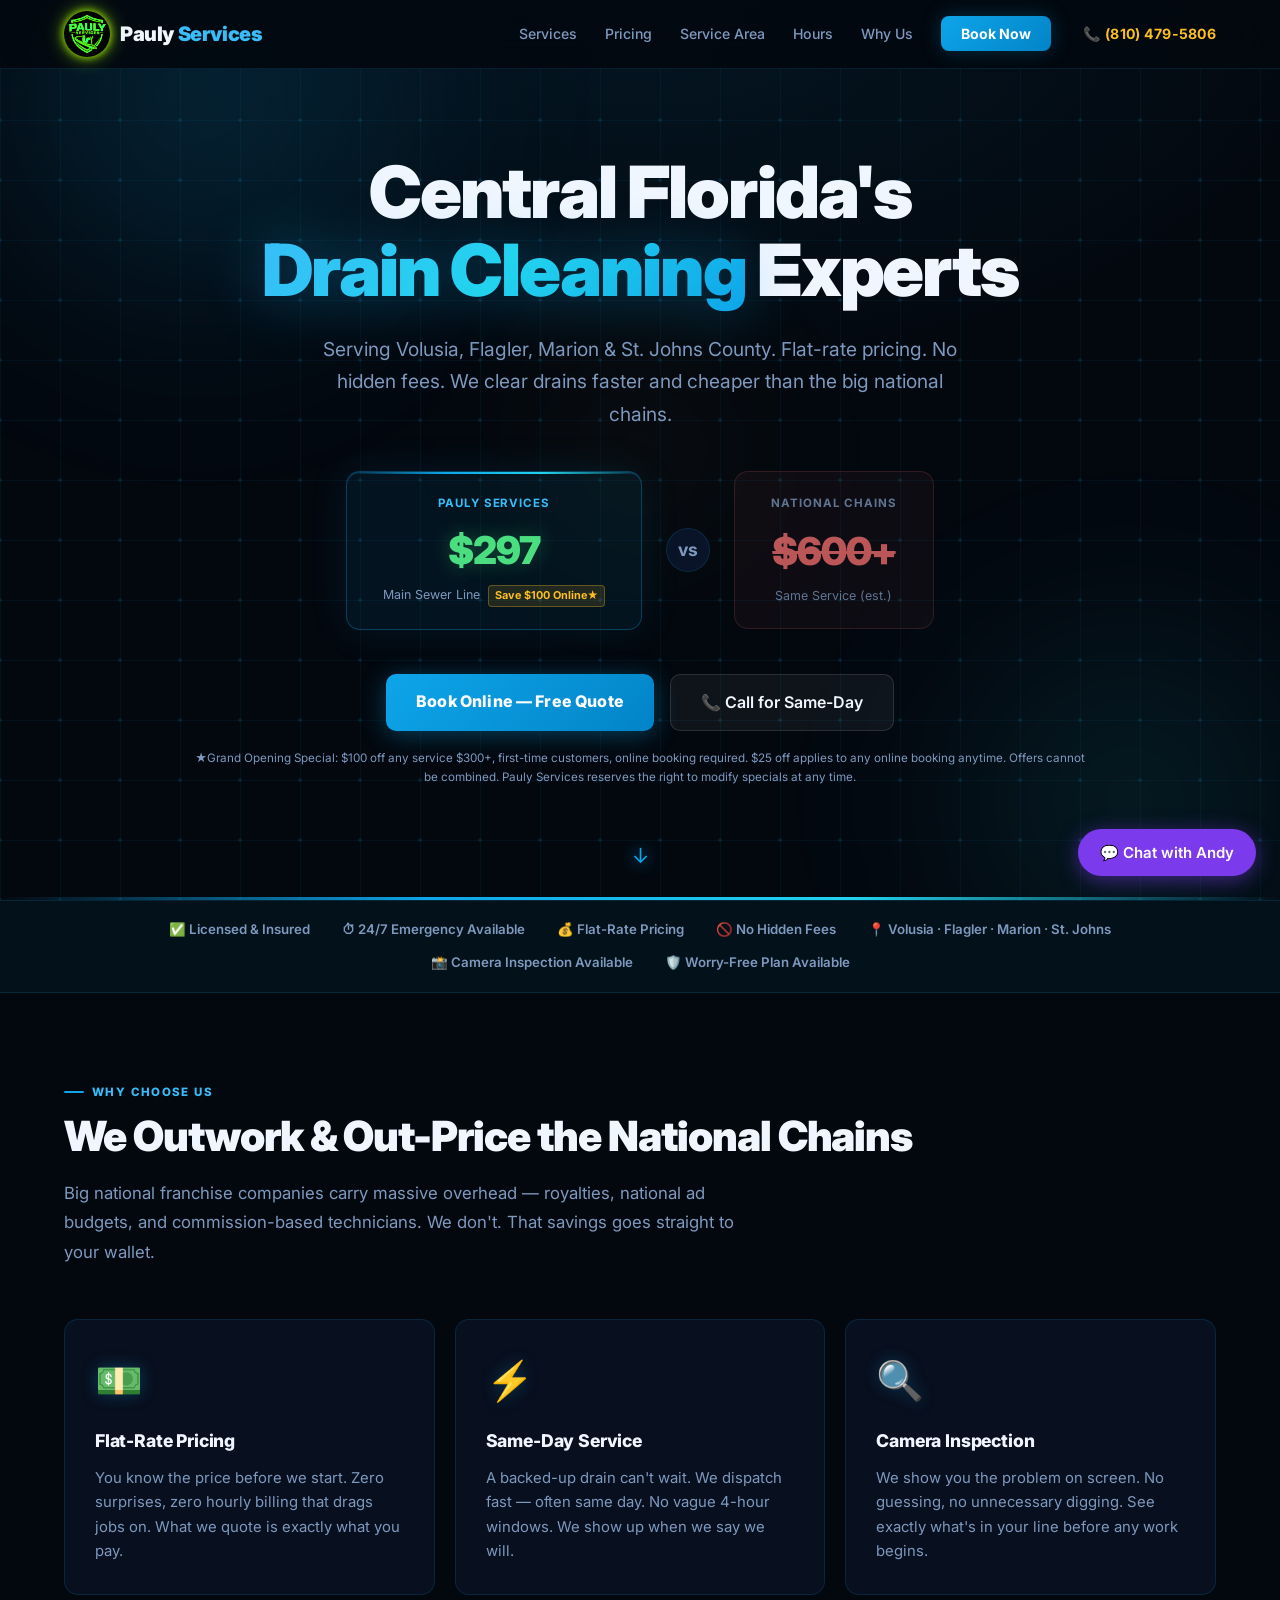
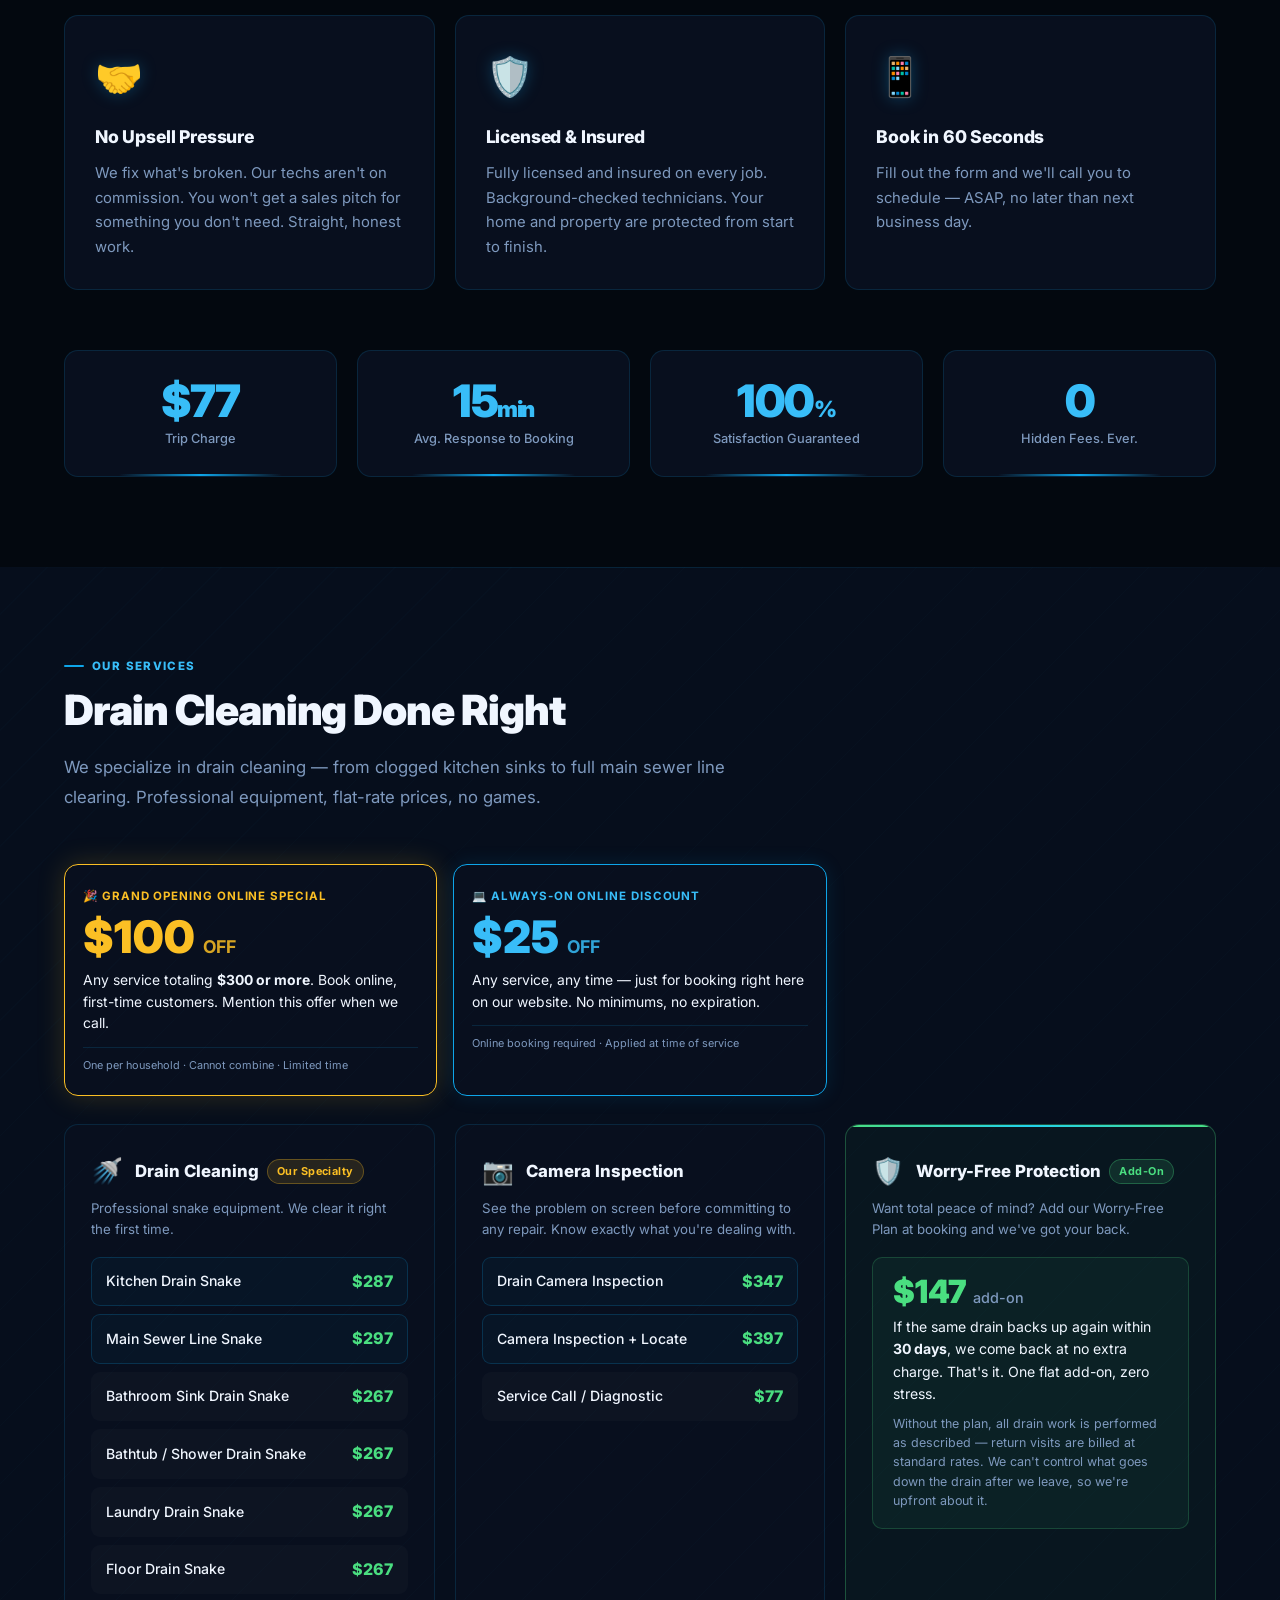
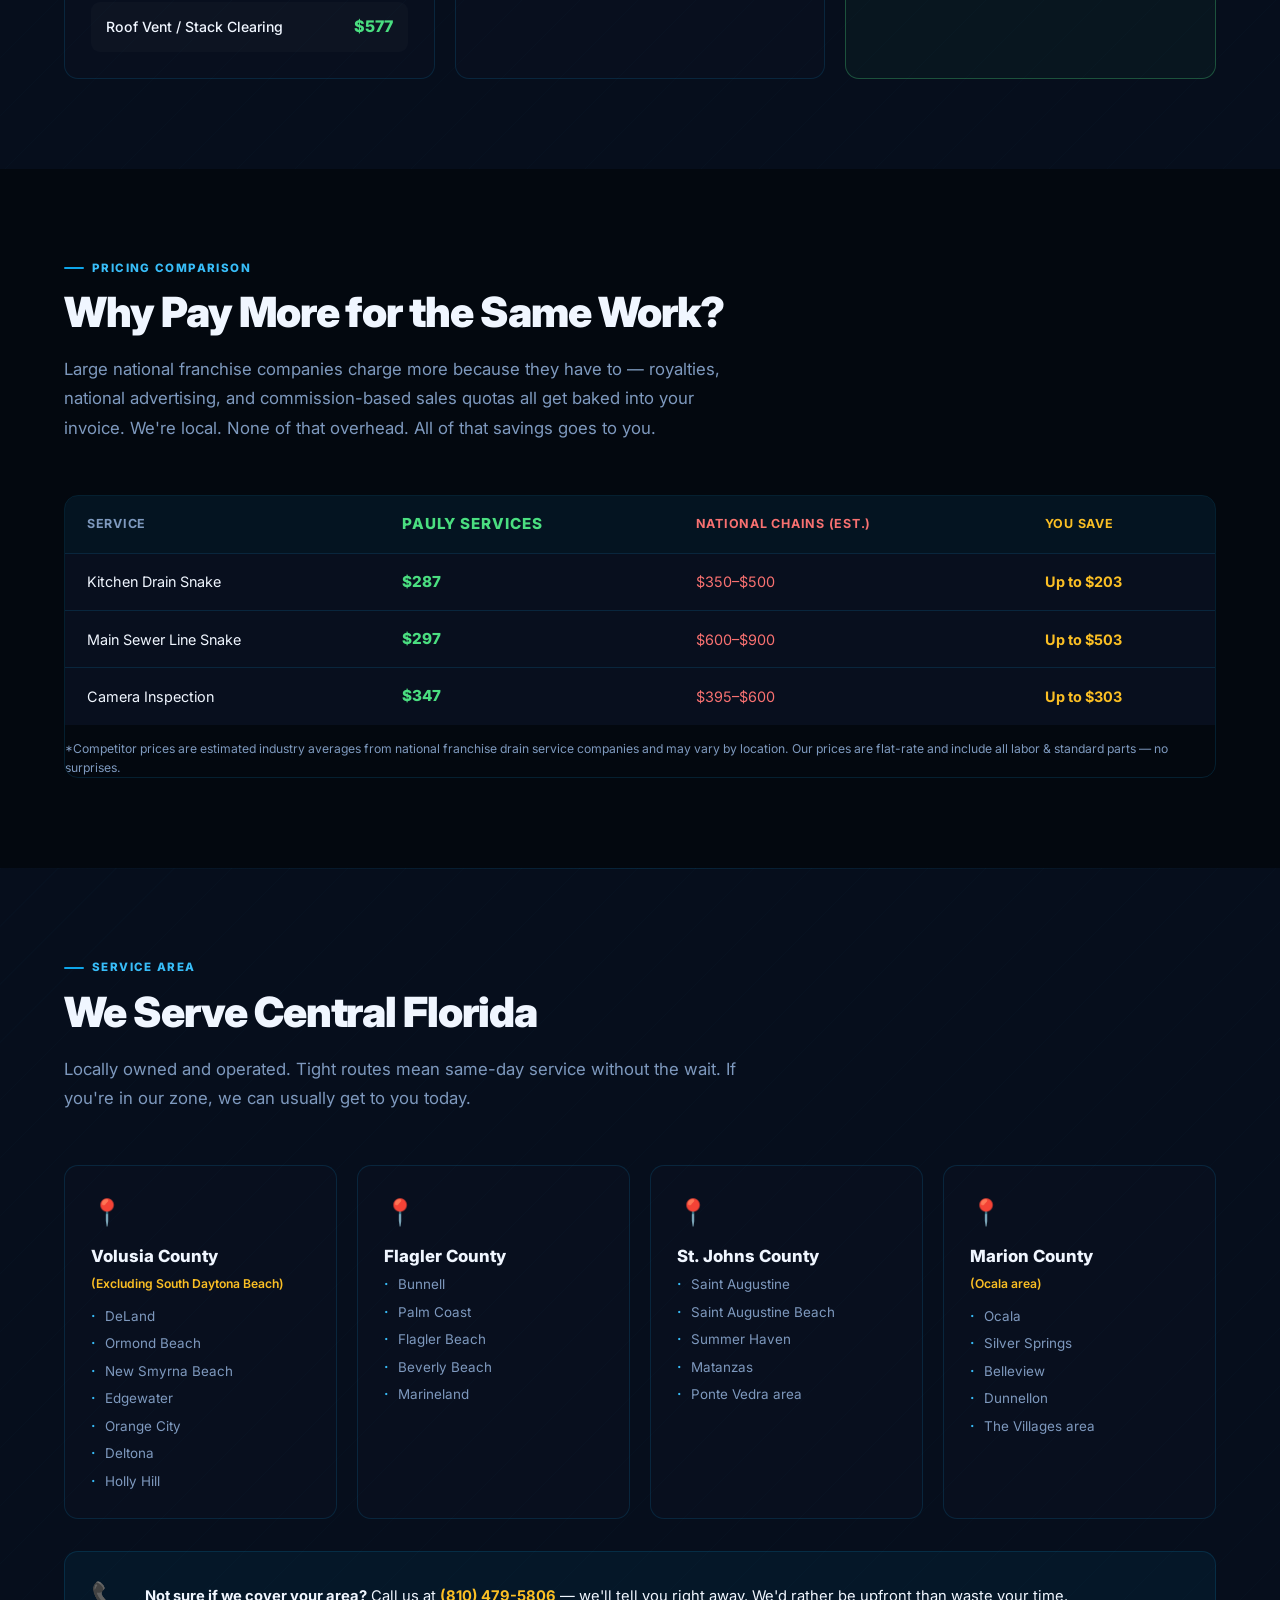
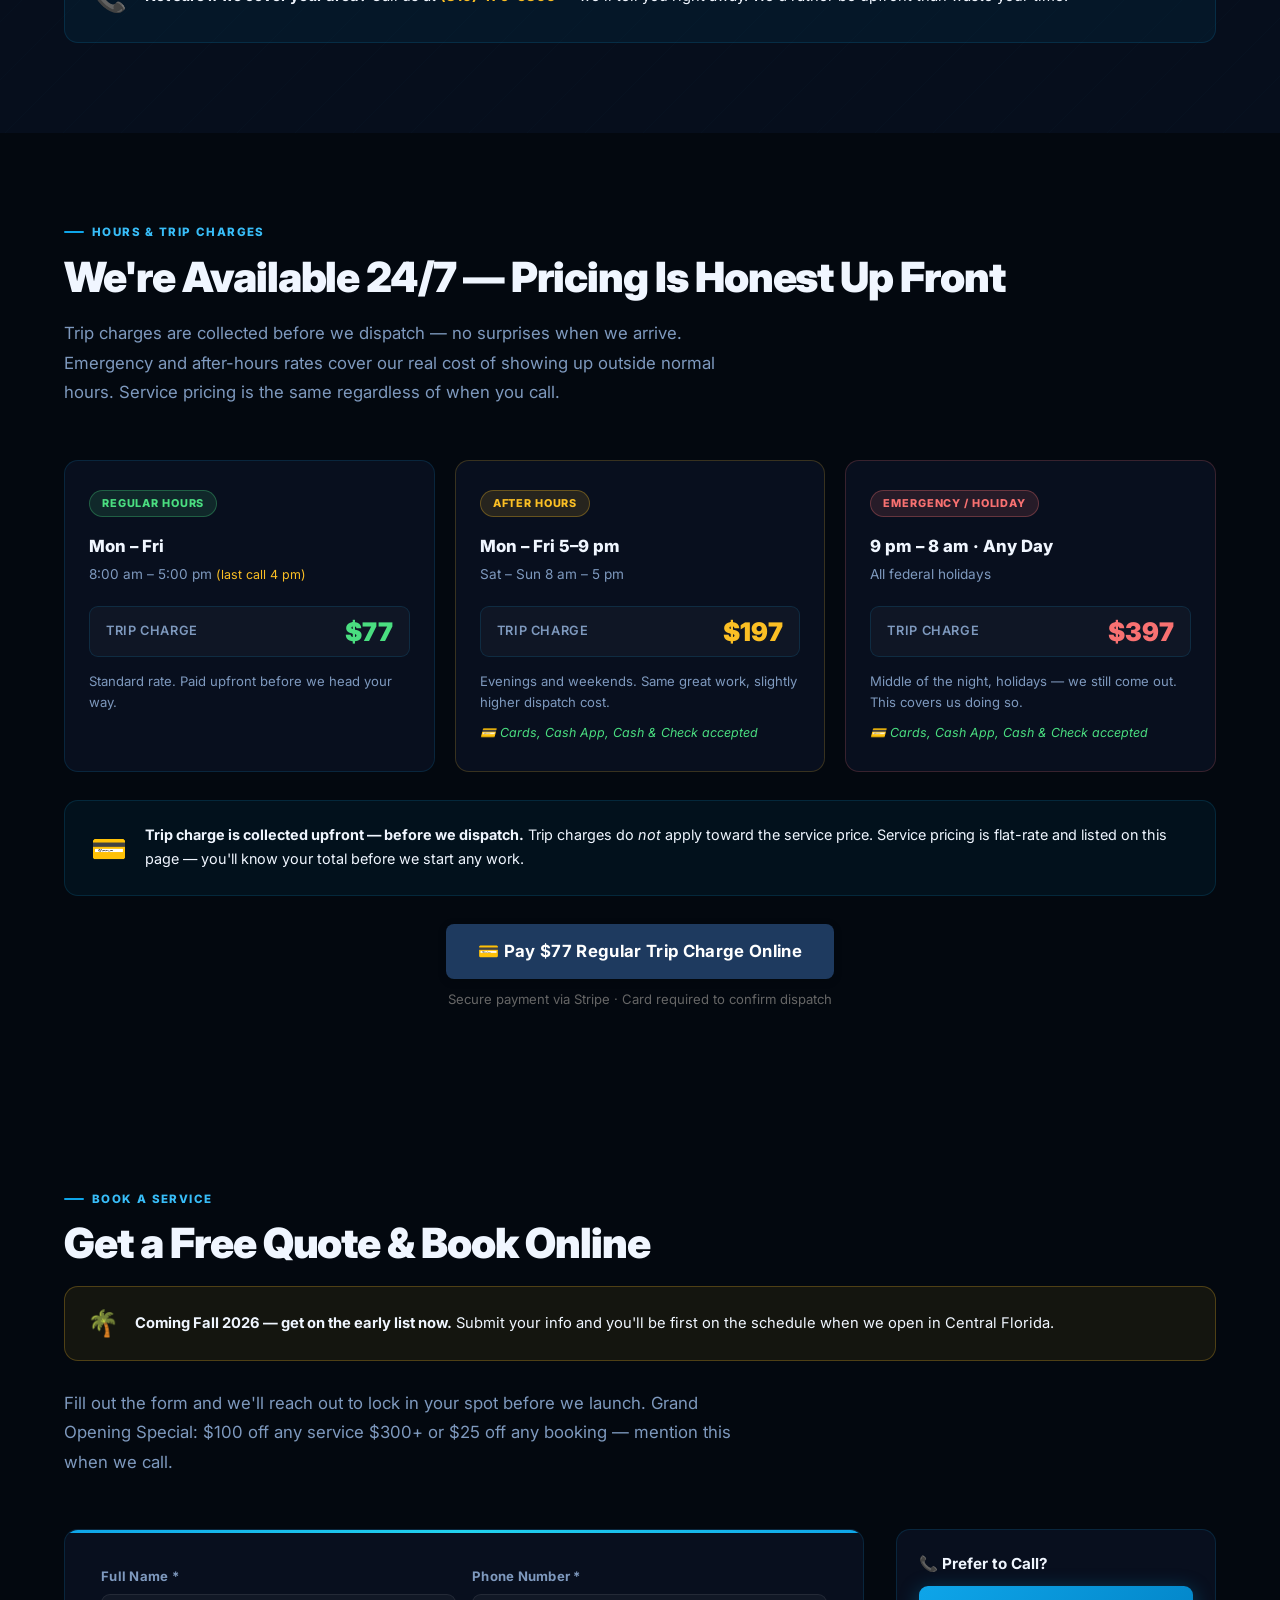
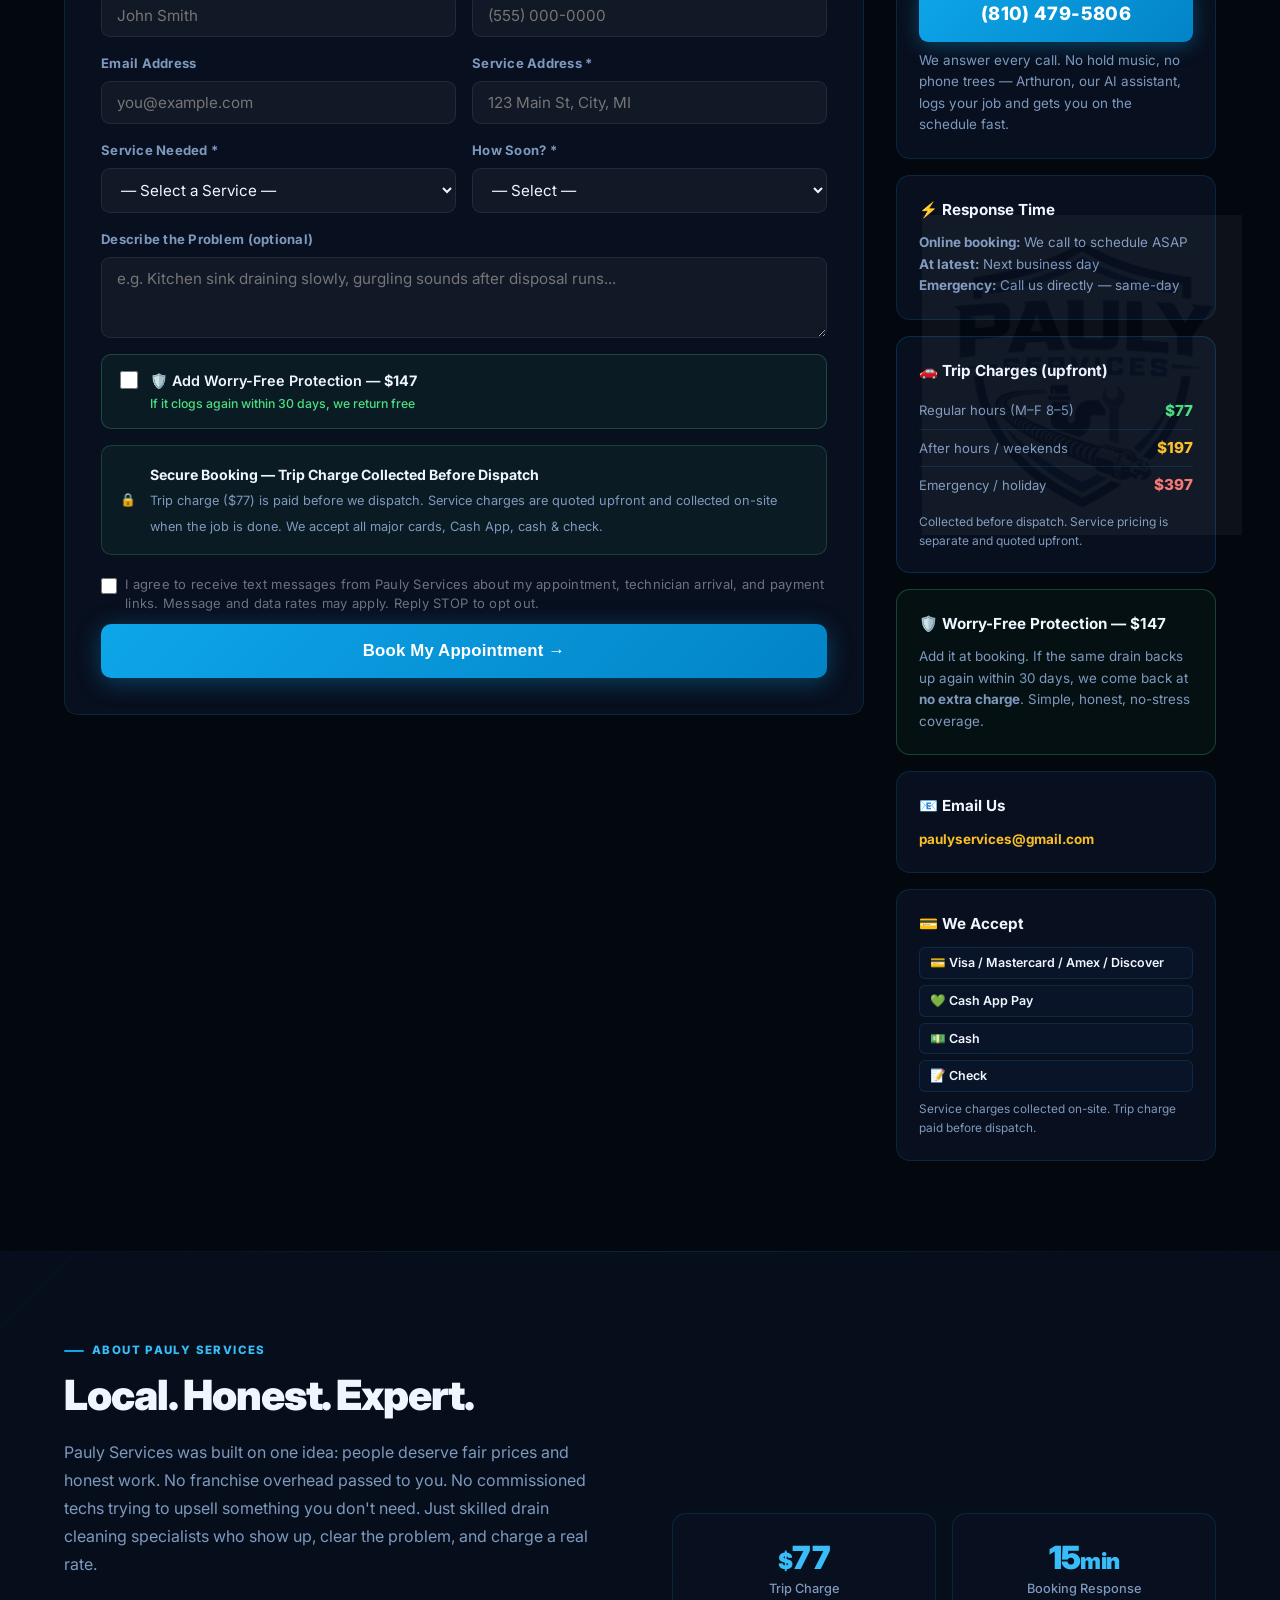
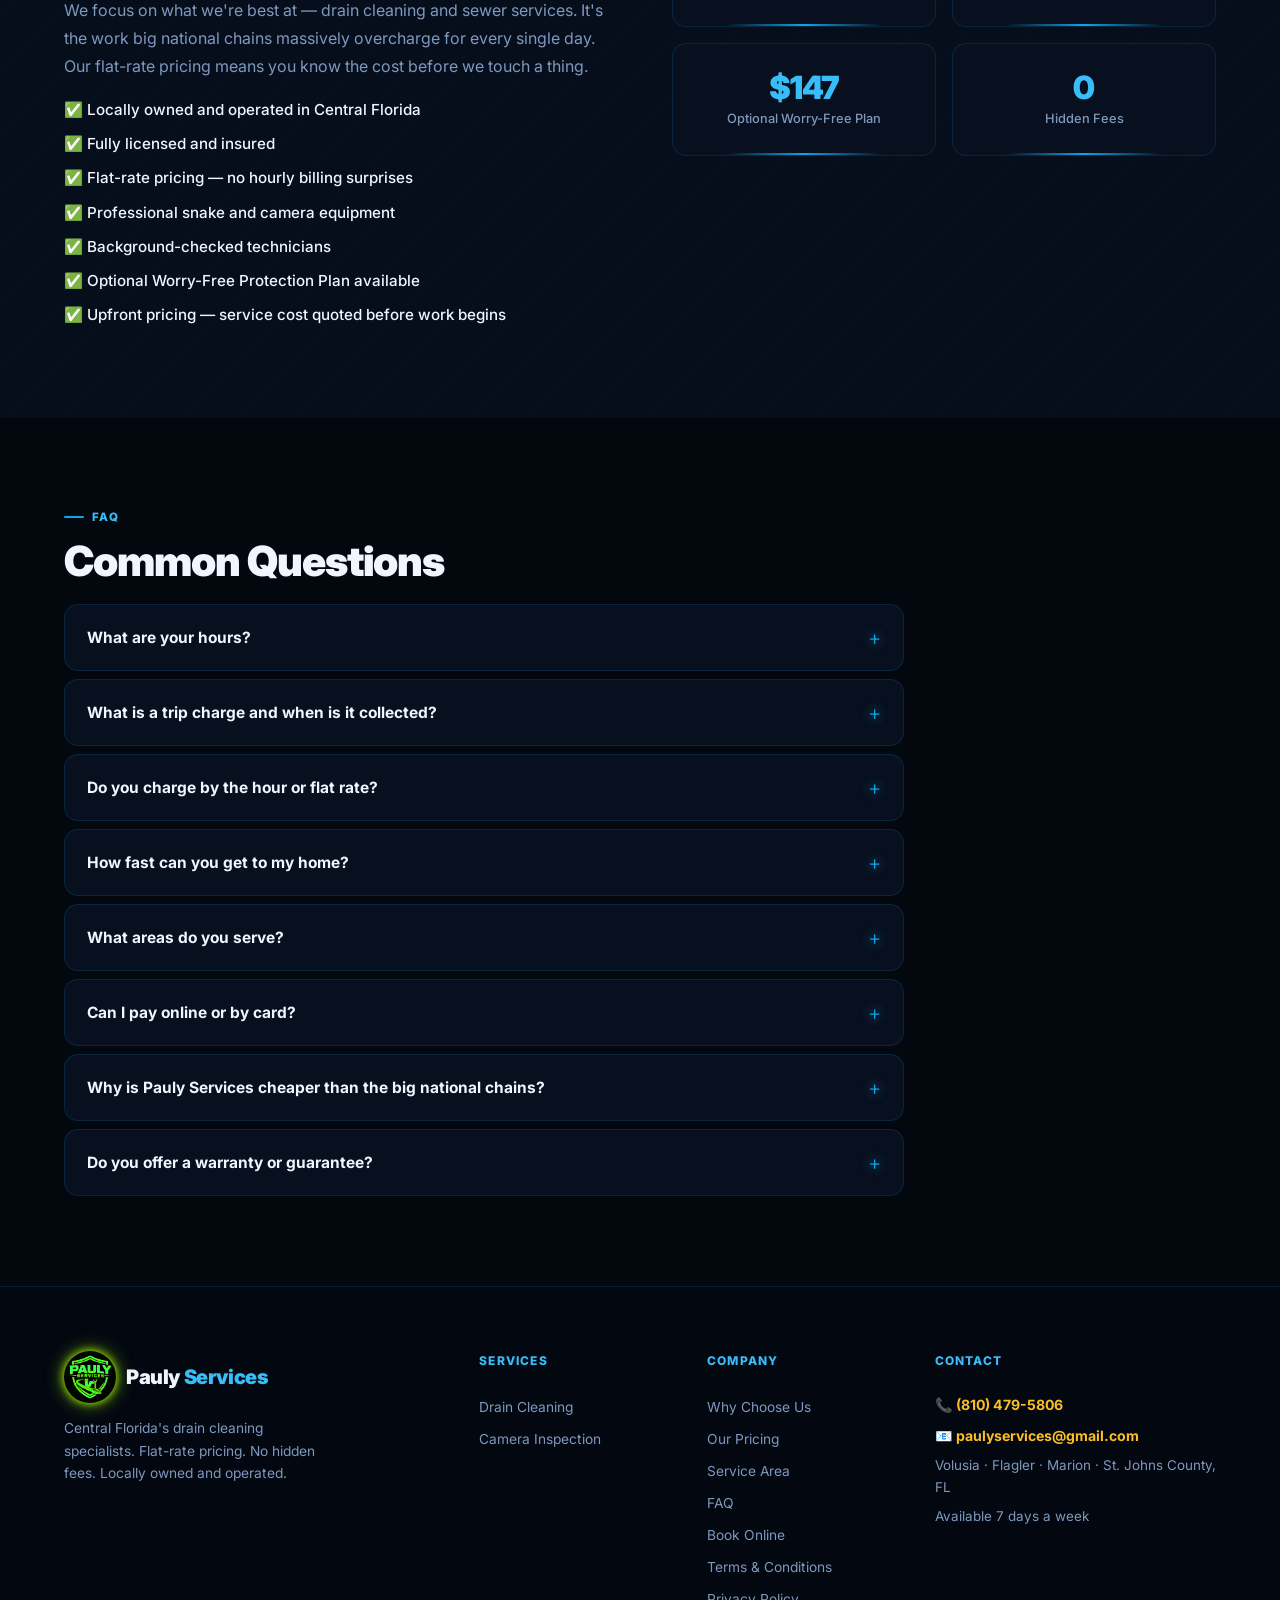
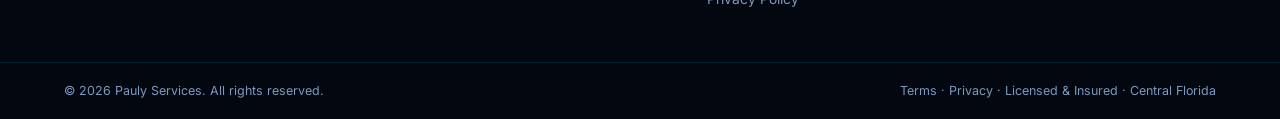
<file: index.html>
<!DOCTYPE html>
<html lang="en">
<head>
  <meta charset="UTF-8" />
  <meta name="viewport" content="width=device-width, initial-scale=1.0" />
  <title>Pauly Services | Drain Cleaning Specialists — Volusia &amp; Flagler County FL</title>
  <meta name="description" content="Pauly Services — Central Florida's drain cleaning specialists. Serving Volusia, Flagler, Marion &amp; St. Johns County. Flat-rate pricing. No hidden fees. Same-day available." />
  <link rel="preconnect" href="https://fonts.googleapis.com" />
  <link href="https://fonts.googleapis.com/css2?family=Inter:wght@400;500;600;700;800;900&display=swap" rel="stylesheet" />
  <link rel="stylesheet" href="css/style.css" />
</head>
<body>

<!-- ===== NAV ===== -->
<nav class="nav" id="nav">
  <div class="nav-inner">
    <div class="logo">
      <span class="logo-img-wrap">
        <img src="pauly-logo.png" alt="Pauly Services" class="logo-img" />
      </span>
      <span class="logo-text">Pauly <span class="logo-accent">Services</span></span>
    </div>
    <ul class="nav-links">
      <li><a href="#services">Services</a></li>
      <li><a href="#pricing">Pricing</a></li>
      <li><a href="#service-area">Service Area</a></li>
      <li><a href="#hours">Hours</a></li>
      <li><a href="#why-us">Why Us</a></li>
      <li><a href="#booking" class="nav-cta">Book Now</a></li>
    </ul>
    <a href="tel:+18104795806" class="nav-phone">📞 (810) 479-5806</a>
    <button class="hamburger" id="hamburger" aria-label="Menu">&#9776;</button>
  </div>
  <div class="mobile-menu" id="mobile-menu">
    <a href="#services">Services</a>
    <a href="#pricing">Pricing</a>
    <a href="#service-area">Service Area</a>
    <a href="#hours">Hours</a>
    <a href="#why-us">Why Us</a>
    <a href="#booking">Book Now</a>
    <a href="tel:+18104795806" class="mobile-phone">📞 (810) 479-5806</a>
  </div>
</nav>

<!-- ===== HERO ===== -->
<section class="hero" id="home">
  <div class="hero-bg"></div>
  <div class="hero-orb hero-orb-1"></div>
  <div class="hero-orb hero-orb-2"></div>
  <div class="hero-orb hero-orb-3"></div>
  <div class="hero-grid"></div>

  <div class="container hero-content">
    <div class="bubbles" aria-hidden="true">
      <span class="bub bub-1"></span><span class="bub bub-2"></span><span class="bub bub-3"></span>
      <span class="bub bub-4"></span><span class="bub bub-5"></span><span class="bub bub-6"></span>
      <span class="bub bub-7"></span><span class="bub bub-8"></span>
    </div>
    <h1>Central Florida's<br /><span class="gradient-text">Drain Cleaning</span> Experts</h1>
    <p class="hero-sub">Serving Volusia, Flagler, Marion &amp; St. Johns County. Flat-rate pricing. No hidden fees. We clear drains faster and cheaper than the big national chains.</p>

    <div class="hero-compare">
      <div class="compare-card ours">
        <div class="compare-label">Pauly Services</div>
        <div class="compare-price" data-pb-name="Main Sewer Line Snake">$297</div>
        <div class="compare-service">Main Sewer Line <span class="compare-special-badge">Save $100 Online★</span></div>
      </div>
      <div class="compare-vs">vs</div>
      <div class="compare-card theirs">
        <div class="compare-label">National Chains</div>
        <div class="compare-price">$600+</div>
        <div class="compare-service">Same Service (est.)</div>
      </div>
    </div>

    <div class="hero-actions">
      <a href="#booking" class="btn-primary">Book Online — Free Quote</a>
      <a href="tel:+18104795806" class="btn-secondary">📞 Call for Same-Day</a>
    </div>
    <p class="hero-note">★Grand Opening Special: $100 off any service $300+, first-time customers, online booking required. $25 off applies to any online booking anytime. Offers cannot be combined. Pauly Services reserves the right to modify specials at any time.</p>
  </div>
  <div class="hero-scroll">↓</div>
  <div class="pipe-line"></div>
</section>

<!-- ===== TRUST BAR ===== -->
<div class="trust-bar">
  <div class="container trust-inner">
    <div class="trust-item">✅ Licensed &amp; Insured</div>
    <div class="trust-item">⏱ 24/7 Emergency Available</div>
    <div class="trust-item">💰 Flat-Rate Pricing</div>
    <div class="trust-item">🚫 No Hidden Fees</div>
    <div class="trust-item">📍 Volusia · Flagler · Marion · St. Johns</div>
    <div class="trust-item">📸 Camera Inspection Available</div>
    <div class="trust-item">🛡️ Worry-Free Plan Available</div>
  </div>
</div>

<!-- ===== WHY US ===== -->
<section class="section" id="why-us">
  <div class="container">
    <div class="section-label">Why Choose Us</div>
    <h2 class="section-title">We Outwork &amp; Out-Price the National Chains</h2>
    <p class="section-sub">Big national franchise companies carry massive overhead — royalties, national ad budgets, and commission-based technicians. We don't. That savings goes straight to your wallet.</p>
    <div class="cards-grid">
      <div class="card">
        <div class="card-icon">💵</div>
        <h3>Flat-Rate Pricing</h3>
        <p>You know the price before we start. Zero surprises, zero hourly billing that drags jobs on. What we quote is exactly what you pay.</p>
      </div>
      <div class="card">
        <div class="card-icon">⚡</div>
        <h3>Same-Day Service</h3>
        <p>A backed-up drain can't wait. We dispatch fast — often same day. No vague 4-hour windows. We show up when we say we will.</p>
      </div>
      <div class="card">
        <div class="card-icon">🔍</div>
        <h3>Camera Inspection</h3>
        <p>We show you the problem on screen. No guessing, no unnecessary digging. See exactly what's in your line before any work begins.</p>
      </div>
      <div class="card">
        <div class="card-icon">🤝</div>
        <h3>No Upsell Pressure</h3>
        <p>We fix what's broken. Our techs aren't on commission. You won't get a sales pitch for something you don't need. Straight, honest work.</p>
      </div>
      <div class="card">
        <div class="card-icon">🛡️</div>
        <h3>Licensed &amp; Insured</h3>
        <p>Fully licensed and insured on every job. Background-checked technicians. Your home and property are protected from start to finish.</p>
      </div>
      <div class="card">
        <div class="card-icon">📱</div>
        <h3>Book in 60 Seconds</h3>
        <p>Fill out the form and we'll call you to schedule — ASAP, no later than next business day.</p>
      </div>
    </div>

    <div class="stats-row">
      <div class="stat-box">
        <div class="stat-num" data-target="77" data-pb-name="Service Call / Diagnostic"><span class="unit">$</span><span class="count">77</span></div>
        <div class="stat-label">Trip Charge</div>
      </div>
      <div class="stat-box">
        <div class="stat-num"><span class="count" data-target="15">0</span><span class="unit">min</span></div>
        <div class="stat-label">Avg. Response to Booking</div>
      </div>
      <div class="stat-box">
        <div class="stat-num"><span class="count" data-target="100">0</span><span class="unit">%</span></div>
        <div class="stat-label">Satisfaction Guaranteed</div>
      </div>
      <div class="stat-box">
        <div class="stat-num"><span class="count" data-target="0">0</span></div>
        <div class="stat-label">Hidden Fees. Ever.</div>
      </div>
    </div>
  </div>
</section>

<!-- ===== SERVICES ===== -->
<section class="section section-dark" id="services">
  <div class="container">
    <div class="section-label">Our Services</div>
    <h2 class="section-title">Drain Cleaning Done Right</h2>
    <p class="section-sub">We specialize in drain cleaning — from clogged kitchen sinks to full main sewer line clearing. Professional equipment, flat-rate prices, no games.</p>

    <!-- Specials Grid -->
    <div class="specials-grid">
      <div class="special-card grand-opening">
        <div class="special-eyebrow">🎉 Grand Opening Online Special</div>
        <div class="special-amount">$100 <span class="special-off">OFF</span></div>
        <p class="special-desc">Any service totaling <strong>$300 or more</strong>. Book online, first-time customers. Mention this offer when we call.</p>
        <div class="special-fine">One per household · Cannot combine · Limited time</div>
      </div>
      <div class="special-card always-on">
        <div class="special-eyebrow">💻 Always-On Online Discount</div>
        <div class="special-amount">$25 <span class="special-off">OFF</span></div>
        <p class="special-desc">Any service, any time — just for booking right here on our website. No minimums, no expiration.</p>
        <div class="special-fine">Online booking required · Applied at time of service</div>
      </div>
    </div>

    <div class="service-categories">

      <!-- DRAIN CLEANING — FEATURED -->
      <div class="service-cat">
        <div class="cat-header">
          <span class="cat-icon">🚿</span>
          <h3>Drain Cleaning <span class="cat-badge">Our Specialty</span></h3>
        </div>
        <p class="cat-desc">Professional snake equipment. We clear it right the first time.</p>
        <div class="service-list">
          <div class="service-item featured">
            <span class="service-name">Kitchen Drain Snake</span>
            <span class="service-price" data-pb-name="Kitchen Drain Snake">$287</span>
          </div>
          <div class="service-item featured">
            <span class="service-name">Main Sewer Line Snake</span>
            <span class="service-price" data-pb-name="Main Sewer Line Snake">$297</span>
          </div>
          <div class="service-item">
            <span class="service-name">Bathroom Sink Drain Snake</span>
            <span class="service-price" data-pb-name="Bathroom Sink Drain Snake">$267</span>
          </div>
          <div class="service-item">
            <span class="service-name">Bathtub / Shower Drain Snake</span>
            <span class="service-price" data-pb-name="Bathtub / Shower Drain Snake">$267</span>
          </div>
          <div class="service-item">
            <span class="service-name">Laundry Drain Snake</span>
            <span class="service-price" data-pb-name="Laundry Drain Snake">$267</span>
          </div>
          <div class="service-item">
            <span class="service-name">Floor Drain Snake</span>
            <span class="service-price" data-pb-name="Floor Drain Snake">$267</span>
          </div>
          <div class="service-item">
            <span class="service-name">Roof Vent / Stack Clearing</span>
            <span class="service-price" data-pb-name="Roof Vent / Stack Clearing">$577</span>
          </div>
        </div>
      </div>

      <!-- CAMERA -->
      <div class="service-cat">
        <div class="cat-header">
          <span class="cat-icon">📷</span>
          <h3>Camera Inspection</h3>
        </div>
        <p class="cat-desc">See the problem on screen before committing to any repair. Know exactly what you're dealing with.</p>
        <div class="service-list">
          <div class="service-item featured">
            <span class="service-name">Drain Camera Inspection</span>
            <span class="service-price" data-pb-name="Drain Camera Inspection">$347</span>
          </div>
          <div class="service-item featured">
            <span class="service-name">Camera Inspection + Locate</span>
            <span class="service-price" data-pb-name="Camera Inspection + Locate">$397</span>
          </div>
          <div class="service-item">
            <span class="service-name">Service Call / Diagnostic</span>
            <span class="service-price" data-pb-name="Service Call / Diagnostic">$77</span>
          </div>
        </div>
      </div>

      <!-- WORRY-FREE ADD-ON -->
      <div class="service-cat worry-free-cat">
        <div class="cat-header">
          <span class="cat-icon">🛡️</span>
          <h3>Worry-Free Protection <span class="cat-badge special">Add-On</span></h3>
        </div>
        <p class="cat-desc">Want total peace of mind? Add our Worry-Free Plan at booking and we've got your back.</p>
        <div class="worry-free-box">
          <div class="wf-price">$147 <span class="wf-per">add-on</span></div>
          <p class="wf-desc">If the same drain backs up again within <strong>30 days</strong>, we come back at no extra charge. That's it. One flat add-on, zero stress.</p>
          <p class="wf-note">Without the plan, all drain work is performed as described — return visits are billed at standard rates. We can't control what goes down the drain after we leave, so we're upfront about it.</p>
        </div>
      </div>

    </div>
  </div>
</section>

<!-- ===== PRICE COMPARISON ===== -->
<section class="section" id="pricing">
  <div class="container">
    <div class="section-label">Pricing Comparison</div>
    <h2 class="section-title">Why Pay More for the Same Work?</h2>
    <p class="section-sub">Large national franchise companies charge more because they have to — royalties, national advertising, and commission-based sales quotas all get baked into your invoice. We're local. None of that overhead. All of that savings goes to you.</p>
    <div class="compare-table-wrap">
      <table class="compare-table">
        <thead>
          <tr>
            <th>Service</th>
            <th class="col-ours">Pauly Services</th>
            <th class="col-them">National Chains (est.)</th>
            <th class="col-save">You Save</th>
          </tr>
        </thead>
        <tbody>
          <tr>
            <td>Kitchen Drain Snake</td>
            <td class="col-ours" data-pb-name="Kitchen Drain Snake">$287</td>
            <td class="col-them">$350–$500</td>
            <td class="col-save">Up to $203</td>
          </tr>
          <tr>
            <td>Main Sewer Line Snake</td>
            <td class="col-ours" data-pb-name="Main Sewer Line Snake">$297</td>
            <td class="col-them">$600–$900</td>
            <td class="col-save">Up to $503</td>
          </tr>
          <tr>
            <td>Camera Inspection</td>
            <td class="col-ours" data-pb-name="Drain Camera Inspection">$347</td>
            <td class="col-them">$395–$600</td>
            <td class="col-save">Up to $303</td>
          </tr>
        </tbody>
      </table>
      <p class="compare-note">*Competitor prices are estimated industry averages from national franchise drain service companies and may vary by location. Our prices are flat-rate and include all labor &amp; standard parts — no surprises.</p>
    </div>
  </div>
</section>

<!-- ===== SERVICE AREA ===== -->
<section class="section section-dark" id="service-area">
  <div class="container">
    <div class="section-label">Service Area</div>
    <h2 class="section-title">We Serve Central Florida</h2>
    <p class="section-sub">Locally owned and operated. Tight routes mean same-day service without the wait. If you're in our zone, we can usually get to you today.</p>
    <div class="area-grid">
      <div class="area-card">
        <div class="area-icon">📍</div>
        <h3>Volusia County</h3>
        <p class="area-note-text">(Excluding South Daytona Beach)</p>
        <ul class="area-list">
          <li>DeLand</li>
          <li>Ormond Beach</li>
          <li>New Smyrna Beach</li>
          <li>Edgewater</li>
          <li>Orange City</li>
          <li>Deltona</li>
          <li>Holly Hill</li>
        </ul>
      </div>
      <div class="area-card">
        <div class="area-icon">📍</div>
        <h3>Flagler County</h3>
        <ul class="area-list">
          <li>Bunnell</li>
          <li>Palm Coast</li>
          <li>Flagler Beach</li>
          <li>Beverly Beach</li>
          <li>Marineland</li>
        </ul>
      </div>
      <div class="area-card">
        <div class="area-icon">📍</div>
        <h3>St. Johns County</h3>
        <ul class="area-list">
          <li>Saint Augustine</li>
          <li>Saint Augustine Beach</li>
          <li>Summer Haven</li>
          <li>Matanzas</li>
          <li>Ponte Vedra area</li>
        </ul>
      </div>
      <div class="area-card">
        <div class="area-icon">📍</div>
        <h3>Marion County</h3>
        <p class="area-note-text">(Ocala area)</p>
        <ul class="area-list">
          <li>Ocala</li>
          <li>Silver Springs</li>
          <li>Belleview</li>
          <li>Dunnellon</li>
          <li>The Villages area</li>
        </ul>
      </div>
    </div>
    <div class="area-note-box">
      <span>📞</span>
      <div>
        <strong>Not sure if we cover your area?</strong> Call us at <a href="tel:+18104795806">(810) 479-5806</a> — we'll tell you right away. We'd rather be upfront than waste your time.
      </div>
    </div>
  </div>
</section>

<!-- ===== HOURS & TRIP CHARGES ===== -->
<section class="section" id="hours">
  <div class="container">
    <div class="section-label">Hours &amp; Trip Charges</div>
    <h2 class="section-title">We're Available 24/7 — Pricing Is Honest Up Front</h2>
    <p class="section-sub">Trip charges are collected before we dispatch — no surprises when we arrive. Emergency and after-hours rates cover our real cost of showing up outside normal hours. Service pricing is the same regardless of when you call.</p>

    <div class="hours-grid">

      <div class="hours-card">
        <div class="hours-badge regular-badge">Regular Hours</div>
        <div class="hours-time">Mon – Fri</div>
        <div class="hours-time-detail">8:00 am – 5:00 pm <span class="hours-note">(last call 4 pm)</span></div>
        <div class="trip-charge-row">
          <span class="trip-label">Trip Charge</span>
          <span class="trip-price regular-price" data-pb-name="Service Call / Diagnostic">$77</span>
        </div>
        <p class="hours-desc">Standard rate. Paid upfront before we head your way.</p>
      </div>

      <div class="hours-card afterhours-card">
        <div class="hours-badge afterhours-badge">After Hours</div>
        <div class="hours-time">Mon – Fri 5–9 pm</div>
        <div class="hours-time-detail">Sat – Sun 8 am – 5 pm</div>
        <div class="trip-charge-row">
          <span class="trip-label">Trip Charge</span>
          <span class="trip-price afterhours-price" data-pb-name="Trip Charge (After Hours  Saterday)">$197</span>
        </div>
        <p class="hours-desc">Evenings and weekends. Same great work, slightly higher dispatch cost.</p>
        <p style="margin-top:10px;font-size:.78rem;color:var(--green);font-style:italic">💳 Cards, Cash App, Cash &amp; Check accepted</p>
      </div>

      <div class="hours-card emergency-card">
        <div class="hours-badge emergency-badge">Emergency / Holiday</div>
        <div class="hours-time">9 pm – 8 am · Any Day</div>
        <div class="hours-time-detail">All federal holidays</div>
        <div class="trip-charge-row">
          <span class="trip-label">Trip Charge</span>
          <span class="trip-price emergency-price" data-pb-name="Trip Charge (After Hours Any Time 24/7)">$397</span>
        </div>
        <p class="hours-desc">Middle of the night, holidays — we still come out. This covers us doing so.</p>
        <p style="margin-top:10px;font-size:.78rem;color:var(--green);font-style:italic">💳 Cards, Cash App, Cash &amp; Check accepted</p>
      </div>

    </div>

    <div class="trip-note-box">
      <span>💳</span>
      <div>
        <strong>Trip charge is collected upfront — before we dispatch.</strong>
        Trip charges do <em>not</em> apply toward the service price. Service pricing is flat-rate and listed on this page — you'll know your total before we start any work.
      </div>
    </div>

    <div style="text-align:center;margin-top:28px">
      <a href="https://buy.stripe.com/9B6fZg90k4Bl85J8NS5c400" target="_blank" rel="noopener"
         style="display:inline-block;background:#1e3a5f;color:#fff;font-size:1.05rem;font-weight:700;padding:14px 32px;border-radius:8px;text-decoration:none;letter-spacing:.02em;box-shadow:0 2px 8px rgba(0,0,0,.18)">
        💳 Pay $77 Regular Trip Charge Online
      </a>
      <p style="margin-top:10px;font-size:.82rem;color:#666">Secure payment via Stripe · Card required to confirm dispatch</p>
    </div>
  </div>
</section>

<!-- ===== BOOKING ===== -->
<section class="section booking-section" id="booking">
  <img src="pauly-logo.png" alt="" class="booking-watermark" aria-hidden="true" />
  <div class="container">
    <div class="section-label">Book a Service</div>
    <h2 class="section-title">Get a Free Quote &amp; Book Online</h2>
    <div class="open-date-callout coming-callout">
      <span class="odc-icon">🌴</span>
      <div><strong>Coming Fall 2026 — get on the early list now.</strong> Submit your info and you'll be first on the schedule when we open in Central Florida.</div>
    </div>
    <p class="section-sub">Fill out the form and we'll reach out to lock in your spot before we launch. Grand Opening Special: $100 off any service $300+ or $25 off any booking — mention this when we call.</p>

    <div class="booking-wrap">
      <form class="booking-form" id="booking-form">
        <!-- Web3Forms key — get yours free at https://web3forms.com (enter paulyservices@gmail.com) -->
        <input type="hidden" id="w3f-key" value="66dcbcda-24cd-4d22-8c49-87438db9e6a2" />
        <div class="form-row">
          <div class="form-group">
            <label for="name">Full Name *</label>
            <input type="text" id="name" name="name" placeholder="John Smith" required />
          </div>
          <div class="form-group">
            <label for="phone">Phone Number *</label>
            <input type="tel" id="phone" name="phone" placeholder="(555) 000-0000" required />
          </div>
        </div>
        <div class="form-row">
          <div class="form-group">
            <label for="email">Email Address</label>
            <input type="email" id="email" name="email" placeholder="you@example.com" />
          </div>
          <div class="form-group">
            <label for="address">Service Address *</label>
            <input type="text" id="address" name="address" placeholder="123 Main St, City, MI" required />
          </div>
        </div>
        <div class="form-row">
          <div class="form-group">
            <label for="service">Service Needed *</label>
            <select id="service" name="service" required>
              <option value="">— Select a Service —</option>
              <optgroup label="Drain Cleaning">
                <option data-pb-option="Kitchen Drain Snake" value="Kitchen Drain Snake — $287">Kitchen Drain Snake — $287</option>
                <option data-pb-option="Main Sewer Line Snake" value="Main Sewer Line Snake — $297">Main Sewer Line Snake — $297</option>
                <option data-pb-option="Bathroom Sink Drain Snake" value="Bathroom Sink Drain Snake — $267">Bathroom Sink Drain Snake — $267</option>
                <option data-pb-option="Bathtub / Shower Drain Snake" value="Bathtub / Shower Drain Snake — $267">Bathtub / Shower Drain Snake — $267</option>
                <option data-pb-option="Laundry Drain Snake" value="Laundry Drain Snake — $267">Laundry Drain Snake — $267</option>
                <option data-pb-option="Floor Drain Snake" value="Floor Drain Snake — $267">Floor Drain Snake — $267</option>
                <option data-pb-option="Roof Vent / Stack Clearing" value="Roof Vent / Stack Clearing — $577">Roof Vent / Stack Clearing — $577</option>
              </optgroup>
              <optgroup label="Camera Inspection">
                <option data-pb-option="Drain Camera Inspection" value="Drain Camera Inspection — $347">Drain Camera Inspection — $347</option>
                <option data-pb-option="Camera Inspection + Locate" value="Camera Inspection + Locate — $397">Camera Inspection + Locate — $397</option>
                <option data-pb-option="Service Call / Diagnostic" value="Service Call / Diagnostic — $77">Service Call / Diagnostic — $77</option>
              </optgroup>
              <optgroup label="Other">
                <option value="Not sure — need diagnosis">Not sure — need diagnosis</option>
              </optgroup>
            </select>
          </div>
          <div class="form-group">
            <label for="urgency">How Soon? *</label>
            <select id="urgency" name="urgency" required>
              <option value="">— Select —</option>
              <option value="Emergency — ASAP">🚨 Emergency / After Hours — ASAP</option>
              <option value="Same Day">⚡ Same Day (regular hours)</option>
              <option value="This Week">📅 This Week</option>
              <option value="Schedule for Later">🗓 Schedule for Later</option>
            </select>
            <div id="trip-charge-hint" class="trip-hint" style="display:none"></div>
          </div>
        </div>
        <div class="form-group full">
          <label for="notes">Describe the Problem (optional)</label>
          <textarea id="notes" name="notes" rows="3" placeholder="e.g. Kitchen sink draining slowly, gurgling sounds after disposal runs..."></textarea>
        </div>

        <div class="worry-free-check">
          <label class="wf-label">
            <input type="checkbox" name="worry_free" value="yes" />
            <span class="wf-check-text">🛡️ Add Worry-Free Protection — <strong>$147</strong> &nbsp;<span class="wf-tag">If it clogs again within 30 days, we return free</span></span>
          </label>
        </div>

        <div class="payment-notice">
          <span class="payment-icon">🔒</span>
          <div>
            <strong>Secure Booking — Trip Charge Collected Before Dispatch</strong><br />
            <span>Trip charge ($77) is paid before we dispatch. Service charges are quoted upfront and collected on-site when the job is done. We accept all major cards, Cash App, cash &amp; check.</span>
          </div>
        </div>

        <div class="form-group" style="margin-bottom:12px">
          <div style="display:flex;align-items:flex-start;gap:8px">
            <input type="checkbox" name="sms_consent" id="sms_consent" required style="margin-top:3px;flex-shrink:0;width:16px;height:16px" />
            <label for="sms_consent" style="font-size:13px;color:#6b7280;cursor:pointer;font-weight:400;line-height:1.4">
              I agree to receive text messages from Pauly Services about my appointment, technician arrival, and payment links. Message and data rates may apply. Reply STOP to opt out.
            </label>
          </div>
        </div>
        <button type="submit" class="btn-primary btn-full" id="submit-btn">
          <span id="btn-text">Book My Appointment →</span>
          <span id="btn-loading" style="display:none">Sending...</span>
        </button>
      </form>

      <div class="booking-sidebar">
        <div class="sidebar-card">
          <h4>📞 Prefer to Call?</h4>
          <a href="tel:+18104795806" class="sidebar-phone">(810) 479-5806</a>
          <p>We answer every call. No hold music, no phone trees &#8212; Arthuron, our AI assistant, logs your job and gets you on the schedule fast.</p>
        </div>
        <div class="sidebar-card">
          <h4>⚡ Response Time</h4>
          <p><strong>Online booking:</strong> We call to schedule ASAP<br />
          <strong>At latest:</strong> Next business day<br />
          <strong>Emergency:</strong> Call us directly — same-day</p>
        </div>
        <div class="sidebar-card trip-sidebar-card">
          <h4>🚗 Trip Charges (upfront)</h4>
          <div class="trip-sidebar-row"><span>Regular hours (M–F 8–5)</span><span class="trip-sidebar-price regular-price" data-pb-name="Service Call / Diagnostic">$77</span></div>
          <div class="trip-sidebar-row"><span>After hours / weekends</span><span class="trip-sidebar-price afterhours-price" data-pb-name="Trip Charge (After Hours  Saterday)">$197</span></div>
          <div class="trip-sidebar-row"><span>Emergency / holiday</span><span class="trip-sidebar-price emergency-price" data-pb-name="Trip Charge (After Hours Any Time 24/7)">$397</span></div>
          <p style="font-size:0.75rem;color:var(--muted);margin-top:8px">Collected before dispatch. Service pricing is separate and quoted upfront.</p>
        </div>
        <div class="sidebar-card guarantee">
          <h4>🛡️ Worry-Free Protection — $147</h4>
          <p>Add it at booking. If the same drain backs up again within 30 days, we come back at <strong>no extra charge</strong>. Simple, honest, no-stress coverage.</p>
        </div>
        <div class="sidebar-card">
          <h4>📧 Email Us</h4>
          <p><a href="mailto:paulyservices@gmail.com" style="color:var(--gold);font-weight:700">paulyservices@gmail.com</a></p>
        </div>
        <div class="sidebar-card">
          <h4>💳 We Accept</h4>
          <div class="pay-methods">
            <span class="pay-badge">💳 Visa / Mastercard / Amex / Discover</span>
            <span class="pay-badge">💚 Cash App Pay</span>
            <span class="pay-badge">💵 Cash</span>
            <span class="pay-badge">📝 Check</span>
          </div>
          <p style="font-size:0.74rem;color:var(--muted);margin-top:8px">Service charges collected on-site. Trip charge paid before dispatch.</p>
        </div>
      </div>
    </div>

    <div class="booking-success" id="booking-success" style="display:none">
      <div class="success-icon">✅</div>
      <h3>Booking Request Received!</h3>
      <p>Your request is in — we'll call you to schedule ASAP, no later than next business day.<br />Need it sooner? Call us directly: <a href="tel:+18104795806" style="color:var(--gold)">(810) 479-5806</a>.</p>
    </div>
  </div>
</section>

<!-- ===== ABOUT ===== -->
<section class="section section-dark" id="about">
  <div class="container about-wrap">
    <div class="about-text">
      <div class="section-label">About Pauly Services</div>
      <h2 class="section-title">Local. Honest. Expert.</h2>
      <p>Pauly Services was built on one idea: people deserve fair prices and honest work. No franchise overhead passed to you. No commissioned techs trying to upsell something you don't need. Just skilled drain cleaning specialists who show up, clear the problem, and charge a real rate.</p>
      <p>We focus on what we're best at — drain cleaning and sewer services. It's the work big national chains massively overcharge for every single day. Our flat-rate pricing means you know the cost before we touch a thing.</p>
      <ul class="about-list">
        <li>✅ Locally owned and operated in Central Florida</li>
        <li>✅ Fully licensed and insured</li>
        <li>✅ Flat-rate pricing — no hourly billing surprises</li>
        <li>✅ Professional snake and camera equipment</li>
        <li>✅ Background-checked technicians</li>
        <li>✅ Optional Worry-Free Protection Plan available</li>
        <li>✅ Upfront pricing — service cost quoted before work begins</li>
      </ul>
    </div>
    <div style="display:grid;grid-template-columns:1fr 1fr;gap:16px;">
      <div class="stat-box">
        <div class="stat-num" style="font-size:2rem" data-pb-name="Service Call / Diagnostic"><span class="unit">$</span><span class="pb-price">77</span></div>
        <div class="stat-label">Trip Charge</div>
      </div>
      <div class="stat-box">
        <div class="stat-num" style="font-size:2rem">15<span class="unit">min</span></div>
        <div class="stat-label">Booking Response</div>
      </div>
      <div class="stat-box">
        <div class="stat-num" style="font-size:2rem">$147</div>
        <div class="stat-label">Optional Worry-Free Plan</div>
      </div>
      <div class="stat-box">
        <div class="stat-num" style="font-size:2rem">0</div>
        <div class="stat-label">Hidden Fees</div>
      </div>
    </div>
  </div>
</section>

<!-- ===== FAQ ===== -->
<section class="section" id="faq">
  <div class="container">
    <div class="section-label">FAQ</div>
    <h2 class="section-title">Common Questions</h2>
    <div class="faq-list">
      <div class="faq-item">
        <button class="faq-q">What are your hours?</button>
        <div class="faq-a">Regular hours are Monday–Friday, 8 am to 5 pm (last call at 4 pm). We're also available evenings, weekends, and holidays — those slots carry a higher trip charge. True emergencies (middle of the night, etc.) — just call us directly at (810) 479-5806.</div>
      </div>
      <div class="faq-item">
        <button class="faq-q">What is a trip charge and when is it collected?</button>
        <div class="faq-a">A trip charge covers the cost of dispatching to your location and is collected <strong>upfront before we head your way</strong>. Regular hours (M–F 8–5): <span data-pb-name="Service Call / Diagnostic">$77</span>. After hours / weekends: <span data-pb-name="Trip Charge (After Hours  Saterday)">$197</span>. Emergency, late night, or holiday: <span data-pb-name="Trip Charge (After Hours Any Time 24/7)">$397</span>. Trip charges are separate from service pricing — your flat-rate service cost is quoted before any work begins.</div>
      </div>
      <div class="faq-item">
        <button class="faq-q">Do you charge by the hour or flat rate?</button>
        <div class="faq-a">Flat rate, every time. Every service has a fixed price listed right on our site. You'll know the exact cost before we start — no meter running while we work.</div>
      </div>
      <div class="faq-item">
        <button class="faq-q">How fast can you get to my home?</button>
        <div class="faq-a">We offer same-day service in most cases. Emergency calls — call us directly at (810) 479-5806. For online bookings, we'll call you to schedule ASAP — no later than next business day.</div>
      </div>
      <div class="faq-item">
        <button class="faq-q">What areas do you serve?</button>
        <div class="faq-a">We serve Volusia County (excluding South Daytona Beach), Flagler County, the St. Augustine / St. Johns County area, and the Ocala / Marion County area. If you're not sure, just call — (810) 479-5806.</div>
      </div>
      <div class="faq-item">
        <button class="faq-q">Can I pay online or by card?</button>
        <div class="faq-a">We accept all major credit and debit cards (Visa, Mastercard, Amex, Discover), Cash App Pay, cash, and check. Trip charge ($77) is collected before dispatch — service charges are quoted upfront and collected on-site when the job is done.</div>
      </div>
      <div class="faq-item">
        <button class="faq-q">Why is Pauly Services cheaper than the big national chains?</button>
        <div class="faq-a">National franchise companies pay royalties, national advertising fees, and run commission-based pricing that incentivizes upselling. We're local — none of that overhead. Lower costs for us means lower prices for you.</div>
      </div>
      <div class="faq-item">
        <button class="faq-q">Do you offer a warranty or guarantee?</button>
        <div class="faq-a">We offer our optional <strong>Worry-Free Protection Plan</strong> for just $147, added at booking. If the same drain backs up within 30 days, we return at no charge — no questions asked. Without the plan, all drain cleaning is completed as described, but return visits are billed at standard rates. We're upfront about it because we can't control what goes down the drain after we leave.</div>
      </div>
    </div>
  </div>
</section>

<!-- ===== FOOTER ===== -->
<footer class="footer">
  <div class="container footer-inner">
    <div class="footer-brand">
      <div class="logo">
        <span class="logo-img-wrap">
          <img src="pauly-logo.png" alt="Pauly Services" class="logo-img" />
        </span>
        <span class="logo-text">Pauly <span class="logo-accent">Services</span></span>
      </div>
      <p>Central Florida's drain cleaning specialists. Flat-rate pricing. No hidden fees. Locally owned and operated.</p>
    </div>
    <div class="footer-links">
      <h4>Services</h4>
      <a href="#services">Drain Cleaning</a>
      <a href="#services">Camera Inspection</a>
    </div>
    <div class="footer-links">
      <h4>Company</h4>
      <a href="#why-us">Why Choose Us</a>
      <a href="#pricing">Our Pricing</a>
      <a href="#service-area">Service Area</a>
      <a href="#faq">FAQ</a>
      <a href="#booking">Book Online</a>
      <a href="terms.html">Terms &amp; Conditions</a>
      <a href="privacy.html">Privacy Policy</a>
    </div>
    <div class="footer-contact">
      <h4>Contact</h4>
      <a href="tel:+18104795806">📞 (810) 479-5806</a>
      <a href="mailto:paulyservices@gmail.com">📧 paulyservices@gmail.com</a>
      <p>Volusia · Flagler · Marion · St. Johns County, FL</p>
      <p>Available 7 days a week</p>
    </div>
  </div>
  <div class="footer-bottom">
    <div class="container">
      <span>© 2026 Pauly Services. All rights reserved.</span>
      <span><a href="terms.html" style="color:var(--muted)">Terms</a> · <a href="privacy.html" style="color:var(--muted)">Privacy</a> · Licensed &amp; Insured · Central Florida</span>
    </div>
  </div>
</footer>

<script src="js/main.js"></script>
<script src="js/chat-widget.js"></script>
<script src="js/pricebook.js"></script>
</body>
</html>
</file>
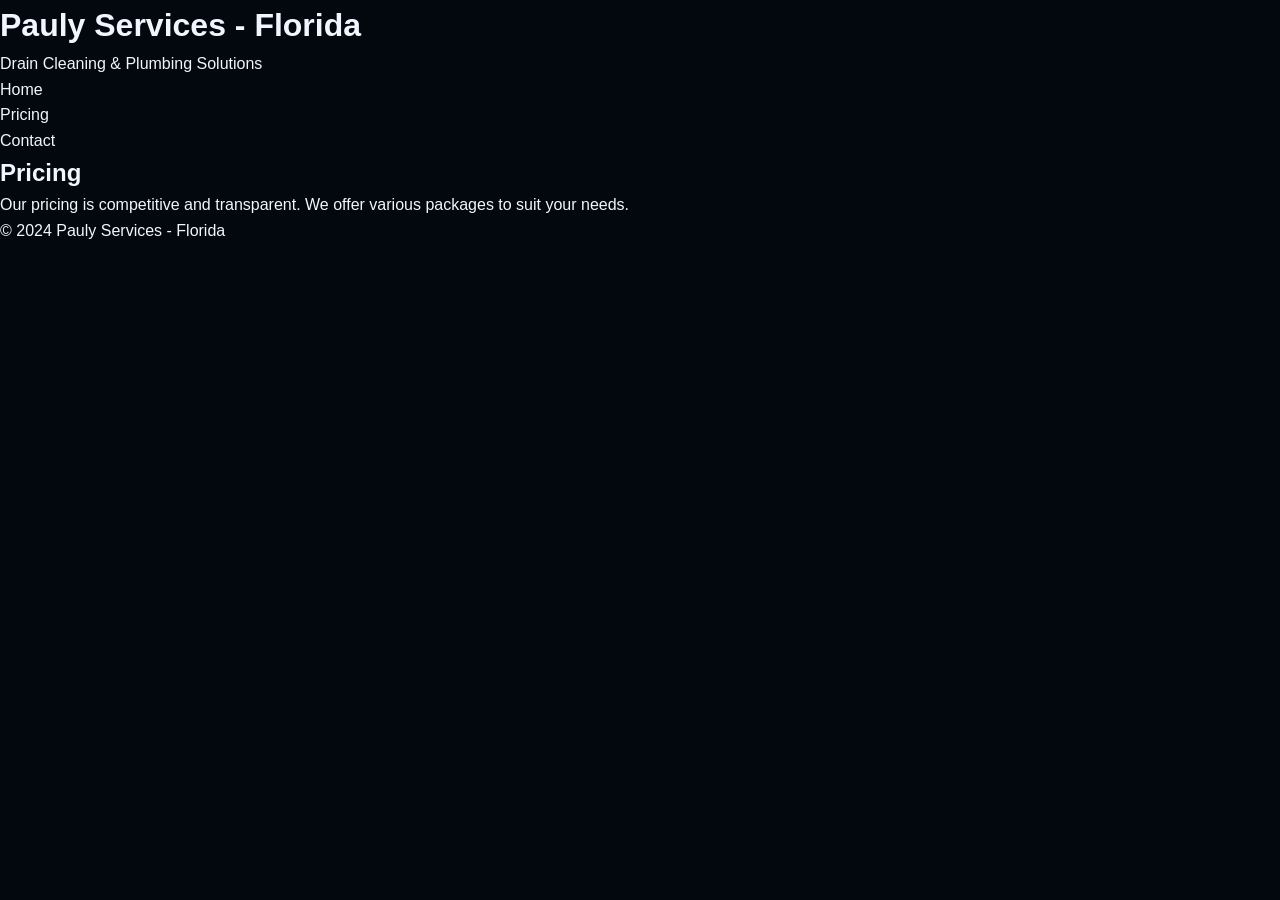
<file: prices.html>
<!DOCTYPE html>
<html lang="en">
<head>
  <meta charset="UTF-8">
  <meta name="viewport" content="width=device-width, initial-scale=1.0">
  <title>Pricing - Pauly Services - Florida</title>
  <link rel="stylesheet" href="css/style.css">
</head>
<body>
  <header>
    <h1>Pauly Services - Florida</h1>
    <p>Drain Cleaning & Plumbing Solutions</p>
  </header>
  <nav>
    <ul>
      <li><a href="index.html">Home</a></li>
      <li><a href="prices.html">Pricing</a></li>
      <li><a href="contact.html">Contact</a></li>
    </ul>
  </nav>
  <main>
    <section>
      <h2>Pricing</h2>
      <p>Our pricing is competitive and transparent. We offer various packages to suit your needs.</p>
    </section>
  </main>
  <footer>
    <p>&copy; 2024 Pauly Services - Florida</p>
  </footer>
</body>
</html>
</file>
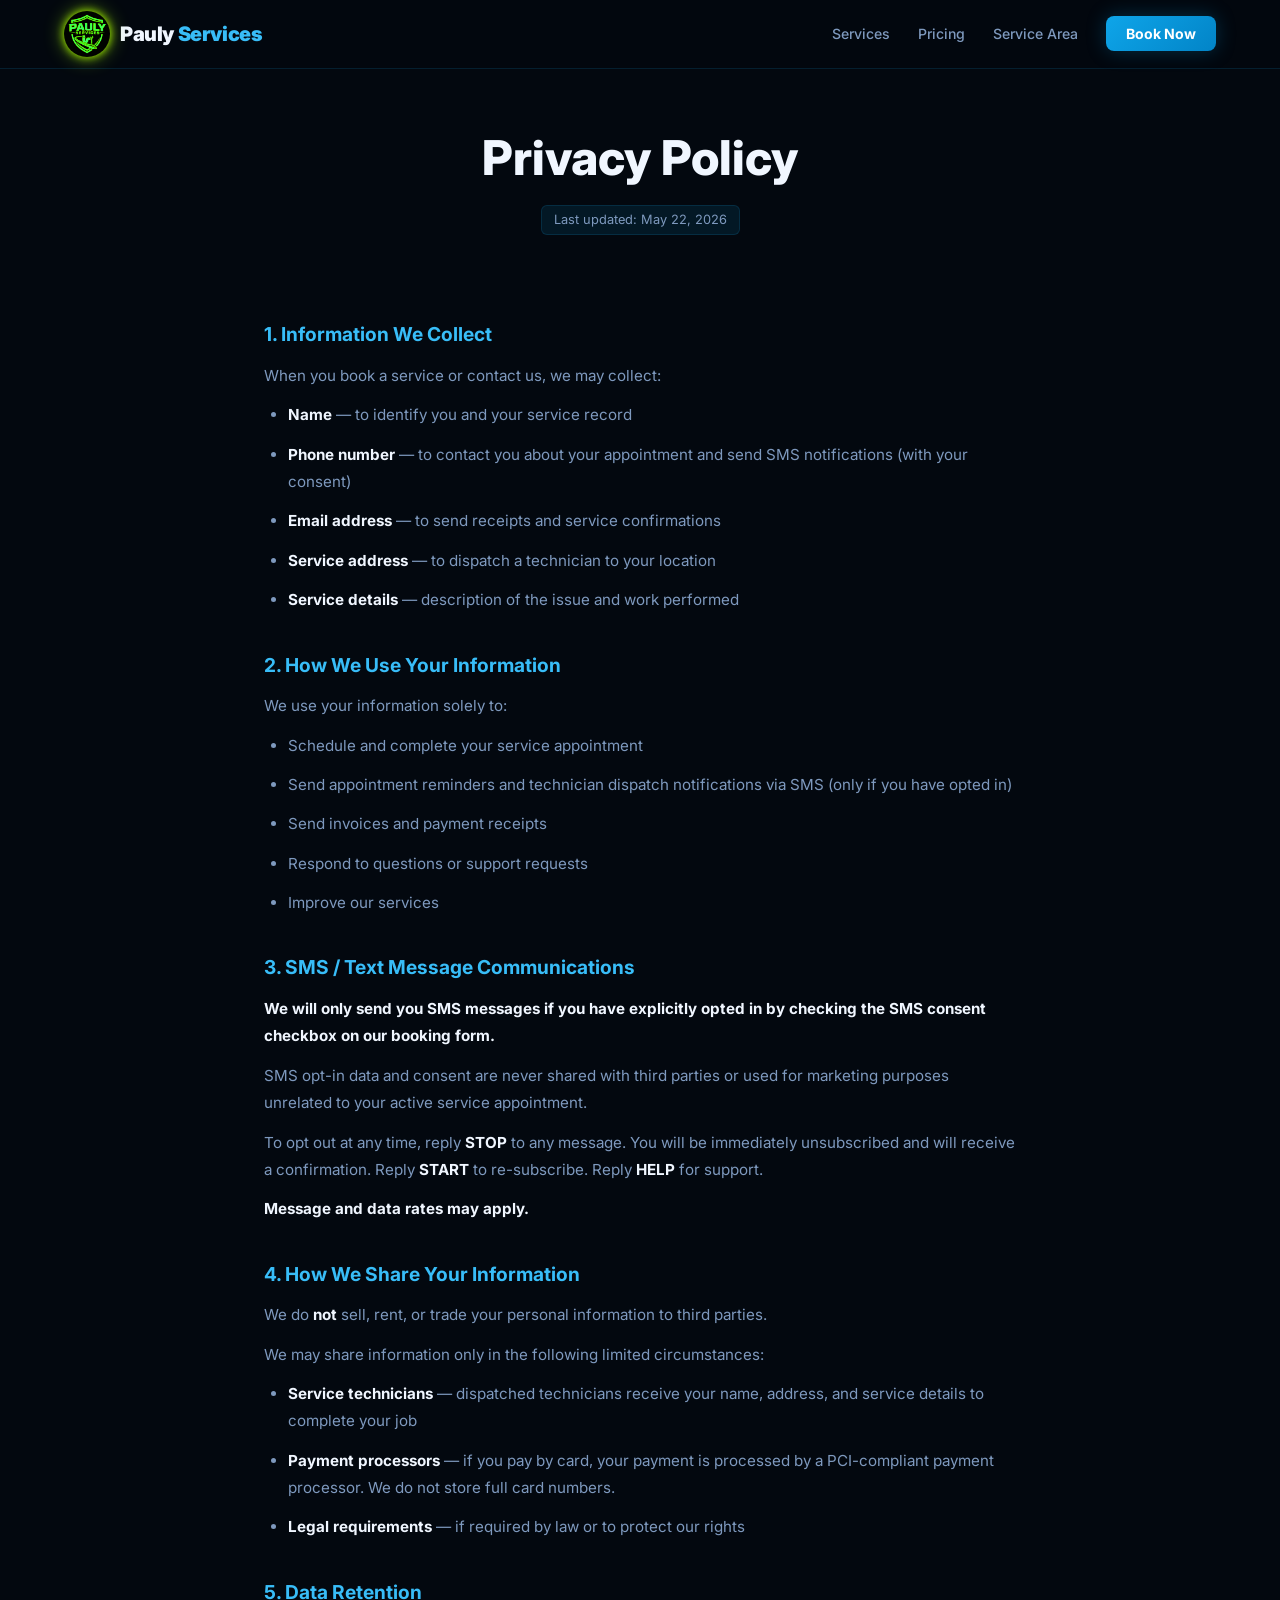
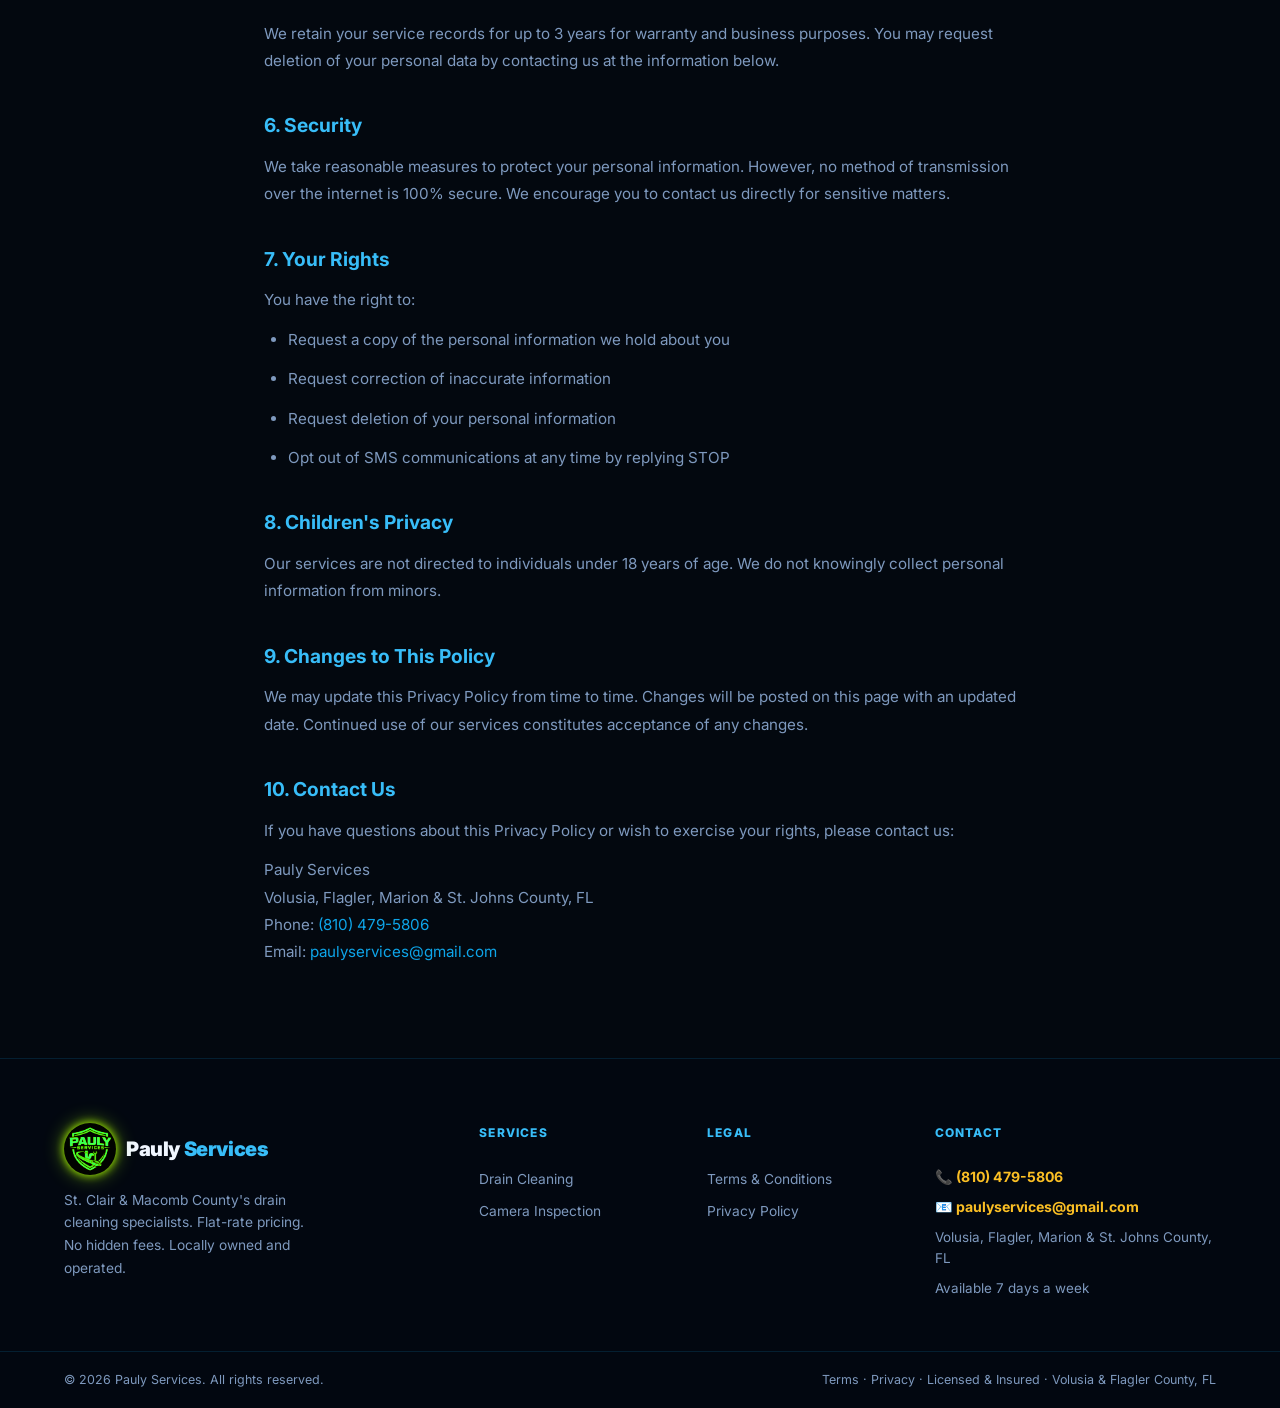
<file: privacy.html>
<!DOCTYPE html>
<html lang="en">
<head>
  <meta charset="UTF-8" />
  <meta name="viewport" content="width=device-width, initial-scale=1.0" />
  <title>Privacy Policy | Pauly Services</title>
  <meta name="description" content="Privacy Policy for Pauly Services — St. Clair & Macomb County, MI." />
  <link rel="preconnect" href="https://fonts.googleapis.com" />
  <link href="https://fonts.googleapis.com/css2?family=Inter:wght@400;500;600;700;800;900&display=swap" rel="stylesheet" />
  <link rel="stylesheet" href="css/style.css" />
  <style>
    .legal-hero { padding: 120px 0 48px; text-align: center; }
    .legal-hero h1 { font-size: clamp(2rem, 5vw, 3rem); font-weight: 800; color: var(--text); }
    .legal-hero p { color: var(--muted); margin-top: 12px; font-size: 0.95rem; }
    .legal-body { max-width: 800px; margin: 0 auto; padding: 0 24px 80px; }
    .legal-body h2 { font-size: 1.2rem; font-weight: 700; color: var(--blue2); margin: 36px 0 12px; }
    .legal-body p, .legal-body li { color: var(--muted); line-height: 1.8; margin-bottom: 12px; font-size: 0.95rem; }
    .legal-body ul { padding-left: 24px; margin-bottom: 12px; }
    .legal-body a { color: var(--blue); }
    .legal-body strong { color: var(--text); }
    .last-updated { display: inline-block; background: rgba(14,165,233,0.1); border: 1px solid var(--border); border-radius: 6px; padding: 4px 12px; font-size: 0.8rem; color: var(--muted); margin-top: 8px; }
  </style>
</head>
<body>

<nav class="nav" id="nav">
  <div class="nav-inner">
    <a href="index.html" class="logo">
      <span class="logo-img-wrap">
        <img src="pauly-logo.png" alt="Pauly Services" class="logo-img" />
      </span>
      <span class="logo-text">Pauly <span class="logo-accent">Services</span></span>
    </a>
    <ul class="nav-links">
      <li><a href="index.html#services">Services</a></li>
      <li><a href="index.html#pricing">Pricing</a></li>
      <li><a href="index.html#service-area">Service Area</a></li>
      <li><a href="index.html#booking" class="nav-cta">Book Now</a></li>
    </ul>
  </div>
</nav>

<div class="legal-hero">
  <div class="container">
    <h1>Privacy Policy</h1>
    <span class="last-updated">Last updated: May 22, 2026</span>
  </div>
</div>

<div class="legal-body">

  <h2>1. Information We Collect</h2>
  <p>When you book a service or contact us, we may collect:</p>
  <ul>
    <li><strong>Name</strong> — to identify you and your service record</li>
    <li><strong>Phone number</strong> — to contact you about your appointment and send SMS notifications (with your consent)</li>
    <li><strong>Email address</strong> — to send receipts and service confirmations</li>
    <li><strong>Service address</strong> — to dispatch a technician to your location</li>
    <li><strong>Service details</strong> — description of the issue and work performed</li>
  </ul>

  <h2>2. How We Use Your Information</h2>
  <p>We use your information solely to:</p>
  <ul>
    <li>Schedule and complete your service appointment</li>
    <li>Send appointment reminders and technician dispatch notifications via SMS (only if you have opted in)</li>
    <li>Send invoices and payment receipts</li>
    <li>Respond to questions or support requests</li>
    <li>Improve our services</li>
  </ul>

  <h2>3. SMS / Text Message Communications</h2>
  <p><strong>We will only send you SMS messages if you have explicitly opted in by checking the SMS consent checkbox on our booking form.</strong></p>
  <p>SMS opt-in data and consent are never shared with third parties or used for marketing purposes unrelated to your active service appointment.</p>
  <p>To opt out at any time, reply <strong>STOP</strong> to any message. You will be immediately unsubscribed and will receive a confirmation. Reply <strong>START</strong> to re-subscribe. Reply <strong>HELP</strong> for support.</p>
  <p><strong>Message and data rates may apply.</strong></p>

  <h2>4. How We Share Your Information</h2>
  <p>We do <strong>not</strong> sell, rent, or trade your personal information to third parties.</p>
  <p>We may share information only in the following limited circumstances:</p>
  <ul>
    <li><strong>Service technicians</strong> — dispatched technicians receive your name, address, and service details to complete your job</li>
    <li><strong>Payment processors</strong> — if you pay by card, your payment is processed by a PCI-compliant payment processor. We do not store full card numbers.</li>
    <li><strong>Legal requirements</strong> — if required by law or to protect our rights</li>
  </ul>

  <h2>5. Data Retention</h2>
  <p>We retain your service records for up to 3 years for warranty and business purposes. You may request deletion of your personal data by contacting us at the information below.</p>

  <h2>6. Security</h2>
  <p>We take reasonable measures to protect your personal information. However, no method of transmission over the internet is 100% secure. We encourage you to contact us directly for sensitive matters.</p>

  <h2>7. Your Rights</h2>
  <p>You have the right to:</p>
  <ul>
    <li>Request a copy of the personal information we hold about you</li>
    <li>Request correction of inaccurate information</li>
    <li>Request deletion of your personal information</li>
    <li>Opt out of SMS communications at any time by replying STOP</li>
  </ul>

  <h2>8. Children's Privacy</h2>
  <p>Our services are not directed to individuals under 18 years of age. We do not knowingly collect personal information from minors.</p>

  <h2>9. Changes to This Policy</h2>
  <p>We may update this Privacy Policy from time to time. Changes will be posted on this page with an updated date. Continued use of our services constitutes acceptance of any changes.</p>

  <h2>10. Contact Us</h2>
  <p>If you have questions about this Privacy Policy or wish to exercise your rights, please contact us:</p>
  <p>Pauly Services<br>
  Volusia, Flagler, Marion &amp; St. Johns County, FL<br>
  Phone: <a href="tel:+18104795806">(810) 479-5806</a><br>
  Email: <a href="mailto:paulyservices@gmail.com">paulyservices@gmail.com</a></p>

</div>

<footer class="footer">
  <div class="container footer-inner">
    <div class="footer-brand">
      <div class="logo">
        <span class="logo-img-wrap">
          <img src="pauly-logo.png" alt="Pauly Services" class="logo-img" />
        </span>
        <span class="logo-text">Pauly <span class="logo-accent">Services</span></span>
      </div>
      <p>St. Clair &amp; Macomb County's drain cleaning specialists. Flat-rate pricing. No hidden fees. Locally owned and operated.</p>
    </div>
    <div class="footer-links">
      <h4>Services</h4>
      <a href="index.html#services">Drain Cleaning</a>
      <a href="index.html#services">Camera Inspection</a>
    </div>
    <div class="footer-links">
      <h4>Legal</h4>
      <a href="terms.html">Terms &amp; Conditions</a>
      <a href="privacy.html">Privacy Policy</a>
    </div>
    <div class="footer-contact">
      <h4>Contact</h4>
      <a href="tel:+18104795806">📞 (810) 479-5806</a>
      <a href="mailto:paulyservices@gmail.com">📧 paulyservices@gmail.com</a>
      <p>Volusia, Flagler, Marion &amp; St. Johns County, FL</p>
      <p>Available 7 days a week</p>
    </div>
  </div>
  <div class="footer-bottom">
    <div class="container">
      <span>© 2026 Pauly Services. All rights reserved.</span>
      <span><a href="terms.html" style="color:var(--muted)">Terms</a> · <a href="privacy.html" style="color:var(--muted)">Privacy</a> · Licensed &amp; Insured · Volusia &amp; Flagler County, FL</span>
    </div>
  </div>
</footer>

</body>
</html>
</file>
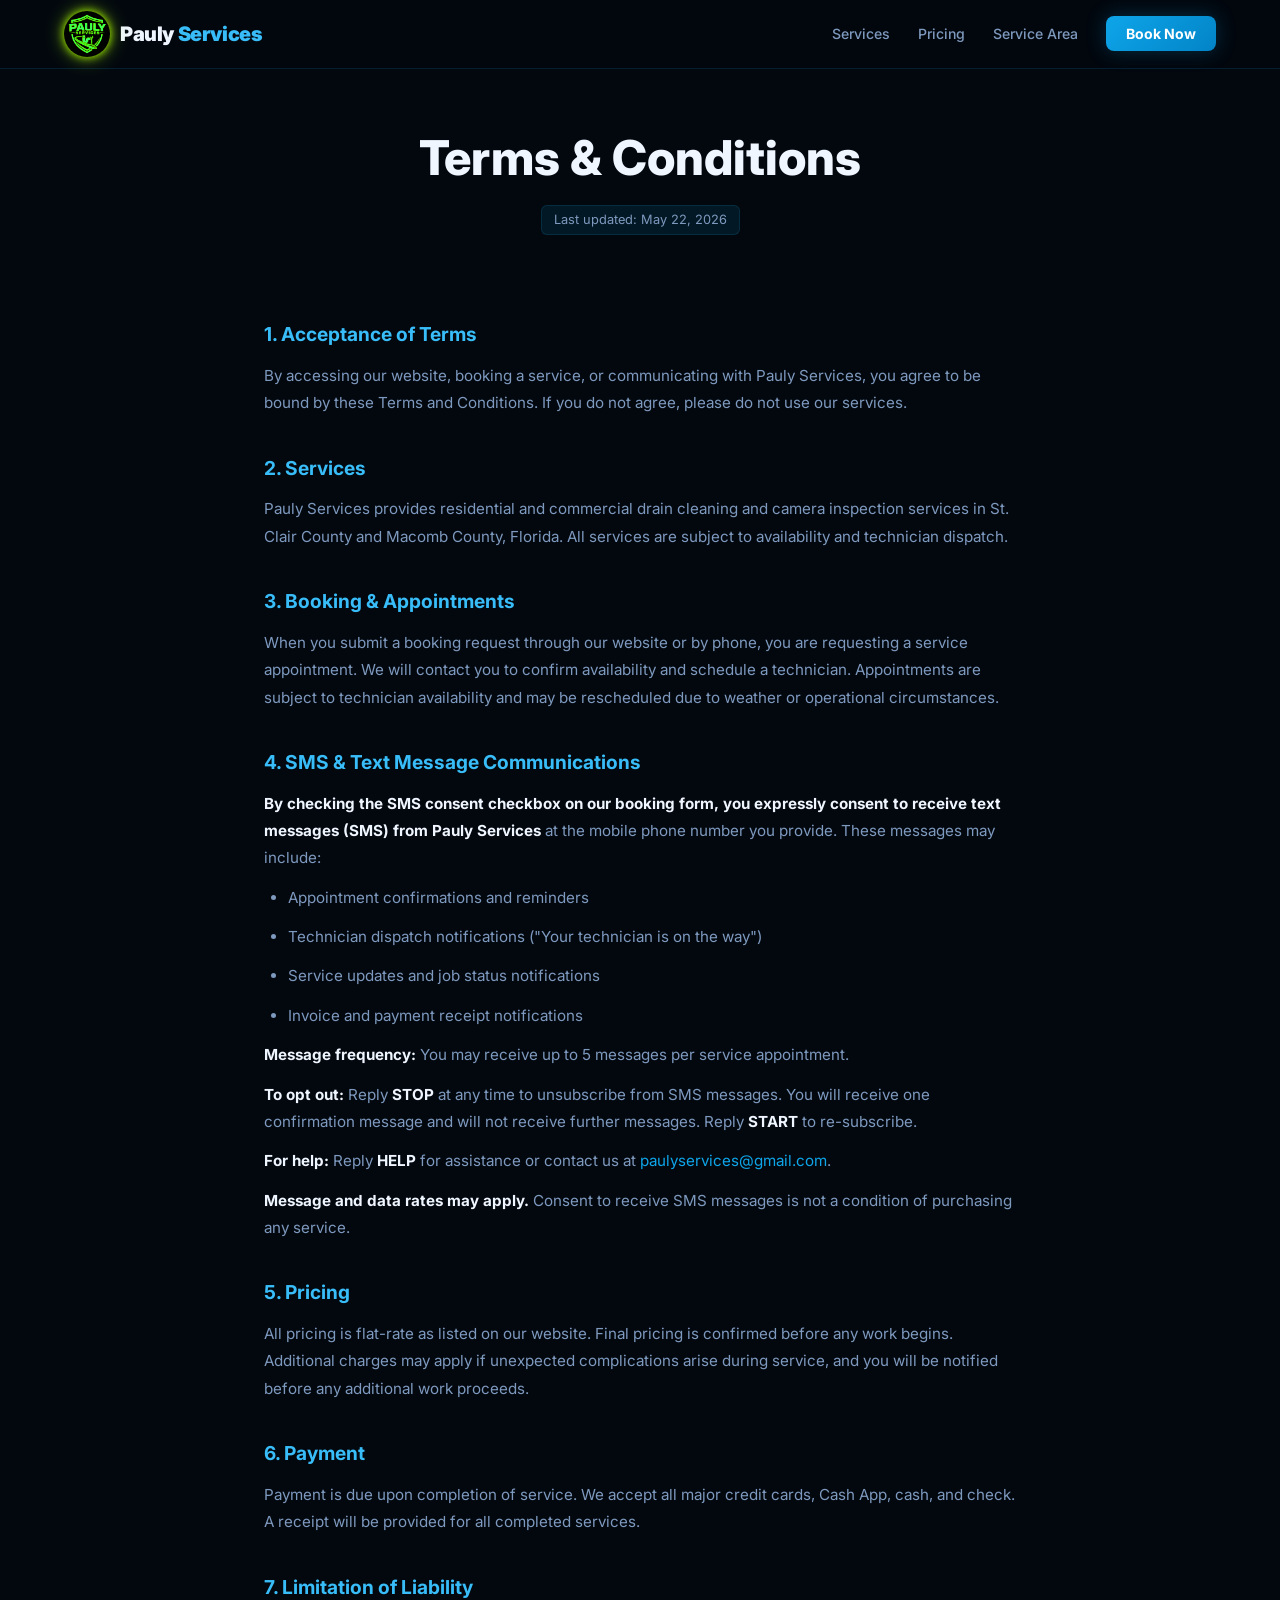
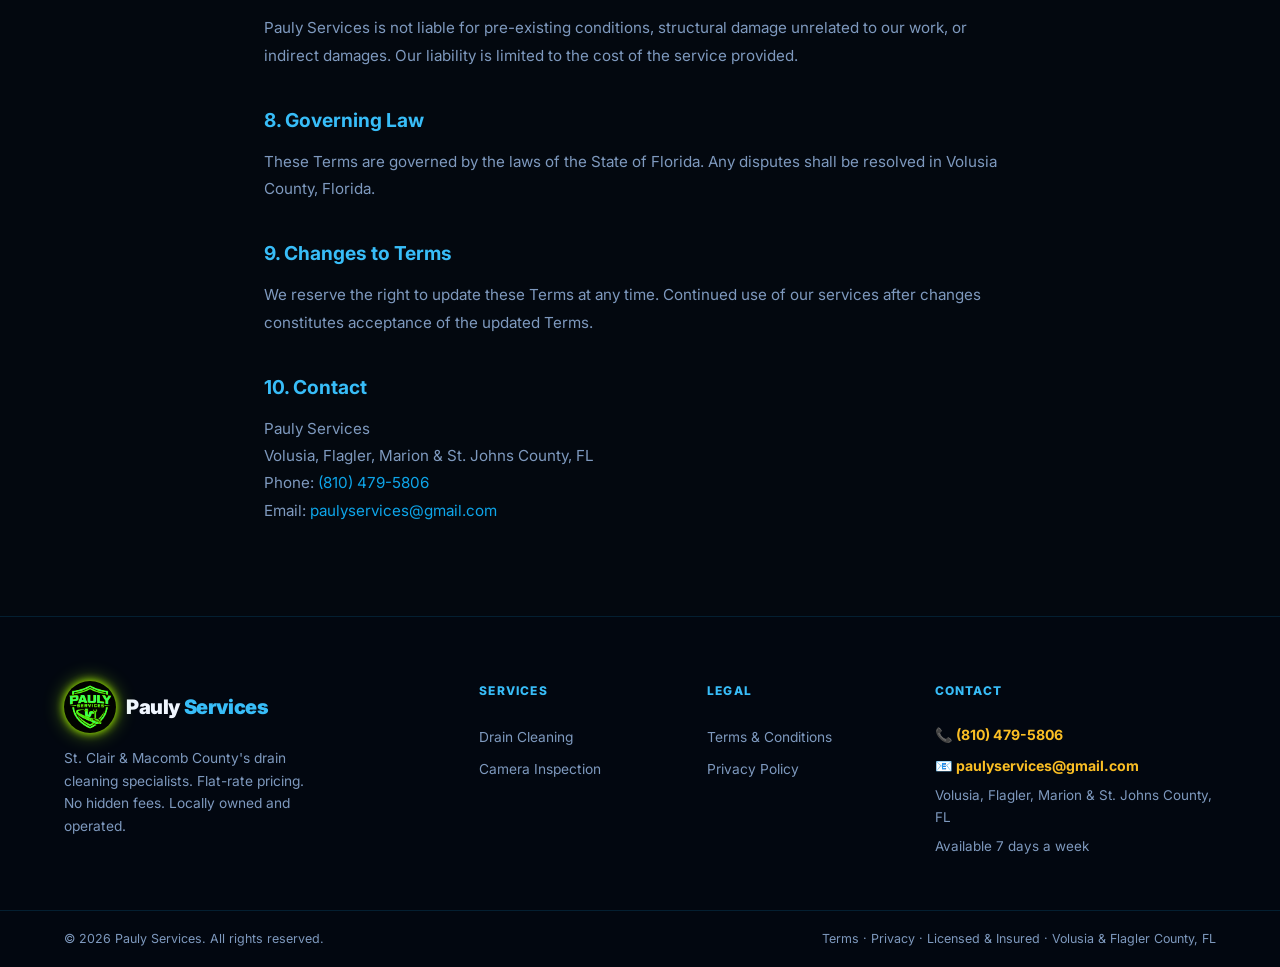
<file: terms.html>
<!DOCTYPE html>
<html lang="en">
<head>
  <meta charset="UTF-8" />
  <meta name="viewport" content="width=device-width, initial-scale=1.0" />
  <title>Terms & Conditions | Pauly Services</title>
  <meta name="description" content="Terms and Conditions for Pauly Services — St. Clair & Macomb County, MI." />
  <link rel="preconnect" href="https://fonts.googleapis.com" />
  <link href="https://fonts.googleapis.com/css2?family=Inter:wght@400;500;600;700;800;900&display=swap" rel="stylesheet" />
  <link rel="stylesheet" href="css/style.css" />
  <style>
    .legal-hero { padding: 120px 0 48px; text-align: center; }
    .legal-hero h1 { font-size: clamp(2rem, 5vw, 3rem); font-weight: 800; color: var(--text); }
    .legal-hero p { color: var(--muted); margin-top: 12px; font-size: 0.95rem; }
    .legal-body { max-width: 800px; margin: 0 auto; padding: 0 24px 80px; }
    .legal-body h2 { font-size: 1.2rem; font-weight: 700; color: var(--blue2); margin: 36px 0 12px; }
    .legal-body p, .legal-body li { color: var(--muted); line-height: 1.8; margin-bottom: 12px; font-size: 0.95rem; }
    .legal-body ul { padding-left: 24px; margin-bottom: 12px; }
    .legal-body a { color: var(--blue); }
    .legal-body strong { color: var(--text); }
    .last-updated { display: inline-block; background: rgba(14,165,233,0.1); border: 1px solid var(--border); border-radius: 6px; padding: 4px 12px; font-size: 0.8rem; color: var(--muted); margin-top: 8px; }
  </style>
</head>
<body>

<nav class="nav" id="nav">
  <div class="nav-inner">
    <a href="index.html" class="logo">
      <span class="logo-img-wrap">
        <img src="pauly-logo.png" alt="Pauly Services" class="logo-img" />
      </span>
      <span class="logo-text">Pauly <span class="logo-accent">Services</span></span>
    </a>
    <ul class="nav-links">
      <li><a href="index.html#services">Services</a></li>
      <li><a href="index.html#pricing">Pricing</a></li>
      <li><a href="index.html#service-area">Service Area</a></li>
      <li><a href="index.html#booking" class="nav-cta">Book Now</a></li>
    </ul>
  </div>
</nav>

<div class="legal-hero">
  <div class="container">
    <h1>Terms &amp; Conditions</h1>
    <span class="last-updated">Last updated: May 22, 2026</span>
  </div>
</div>

<div class="legal-body">

  <h2>1. Acceptance of Terms</h2>
  <p>By accessing our website, booking a service, or communicating with Pauly Services, you agree to be bound by these Terms and Conditions. If you do not agree, please do not use our services.</p>

  <h2>2. Services</h2>
  <p>Pauly Services provides residential and commercial drain cleaning and camera inspection services in St. Clair County and Macomb County, Florida. All services are subject to availability and technician dispatch.</p>

  <h2>3. Booking & Appointments</h2>
  <p>When you submit a booking request through our website or by phone, you are requesting a service appointment. We will contact you to confirm availability and schedule a technician. Appointments are subject to technician availability and may be rescheduled due to weather or operational circumstances.</p>

  <h2>4. SMS & Text Message Communications</h2>
  <p><strong>By checking the SMS consent checkbox on our booking form, you expressly consent to receive text messages (SMS) from Pauly Services</strong> at the mobile phone number you provide. These messages may include:</p>
  <ul>
    <li>Appointment confirmations and reminders</li>
    <li>Technician dispatch notifications ("Your technician is on the way")</li>
    <li>Service updates and job status notifications</li>
    <li>Invoice and payment receipt notifications</li>
  </ul>
  <p><strong>Message frequency:</strong> You may receive up to 5 messages per service appointment.</p>
  <p><strong>To opt out:</strong> Reply <strong>STOP</strong> at any time to unsubscribe from SMS messages. You will receive one confirmation message and will not receive further messages. Reply <strong>START</strong> to re-subscribe.</p>
  <p><strong>For help:</strong> Reply <strong>HELP</strong> for assistance or contact us at <a href="mailto:paulyservices@gmail.com">paulyservices@gmail.com</a>.</p>
  <p><strong>Message and data rates may apply.</strong> Consent to receive SMS messages is not a condition of purchasing any service.</p>

  <h2>5. Pricing</h2>
  <p>All pricing is flat-rate as listed on our website. Final pricing is confirmed before any work begins. Additional charges may apply if unexpected complications arise during service, and you will be notified before any additional work proceeds.</p>

  <h2>6. Payment</h2>
  <p>Payment is due upon completion of service. We accept all major credit cards, Cash App, cash, and check. A receipt will be provided for all completed services.</p>

  <h2>7. Limitation of Liability</h2>
  <p>Pauly Services is not liable for pre-existing conditions, structural damage unrelated to our work, or indirect damages. Our liability is limited to the cost of the service provided.</p>

  <h2>8. Governing Law</h2>
  <p>These Terms are governed by the laws of the State of Florida. Any disputes shall be resolved in Volusia County, Florida.</p>

  <h2>9. Changes to Terms</h2>
  <p>We reserve the right to update these Terms at any time. Continued use of our services after changes constitutes acceptance of the updated Terms.</p>

  <h2>10. Contact</h2>
  <p>Pauly Services<br>
  Volusia, Flagler, Marion &amp; St. Johns County, FL<br>
  Phone: <a href="tel:+18104795806">(810) 479-5806</a><br>
  Email: <a href="mailto:paulyservices@gmail.com">paulyservices@gmail.com</a></p>

</div>

<footer class="footer">
  <div class="container footer-inner">
    <div class="footer-brand">
      <div class="logo">
        <span class="logo-img-wrap">
          <img src="pauly-logo.png" alt="Pauly Services" class="logo-img" />
        </span>
        <span class="logo-text">Pauly <span class="logo-accent">Services</span></span>
      </div>
      <p>St. Clair &amp; Macomb County's drain cleaning specialists. Flat-rate pricing. No hidden fees. Locally owned and operated.</p>
    </div>
    <div class="footer-links">
      <h4>Services</h4>
      <a href="index.html#services">Drain Cleaning</a>
      <a href="index.html#services">Camera Inspection</a>
    </div>
    <div class="footer-links">
      <h4>Legal</h4>
      <a href="terms.html">Terms &amp; Conditions</a>
      <a href="privacy.html">Privacy Policy</a>
    </div>
    <div class="footer-contact">
      <h4>Contact</h4>
      <a href="tel:+18104795806">📞 (810) 479-5806</a>
      <a href="mailto:paulyservices@gmail.com">📧 paulyservices@gmail.com</a>
      <p>Volusia, Flagler, Marion &amp; St. Johns County, FL</p>
      <p>Available 7 days a week</p>
    </div>
  </div>
  <div class="footer-bottom">
    <div class="container">
      <span>© 2026 Pauly Services. All rights reserved.</span>
      <span><a href="terms.html" style="color:var(--muted)">Terms</a> · <a href="privacy.html" style="color:var(--muted)">Privacy</a> · Licensed &amp; Insured · Volusia &amp; Flagler County, FL</span>
    </div>
  </div>
</footer>

</body>
</html>
</file>
<file: css/style.css>
/* ===== RESET & BASE ===== */
*, *::before, *::after { box-sizing: border-box; margin: 0; padding: 0; }

:root {
  --bg:      #03080f;
  --bg2:     #060e1c;
  --card:    #080f1e;
  --card2:   #0a1428;
  --blue:    #0ea5e9;
  --blue2:   #38bdf8;
  --cyan:    #22d3ee;
  --gold:    #fbbf24;
  --green:   #4ade80;
  --red:     #f87171;
  --text:    #f0f6ff;
  --muted:   #7e99be;
  --border:  rgba(14,165,233,0.15);
  --glow:    rgba(14,165,233,0.3);
  --radius:  14px;
}

html { scroll-behavior: smooth; }

body {
  font-family: 'Inter', -apple-system, BlinkMacSystemFont, sans-serif;
  background: var(--bg);
  color: var(--text);
  line-height: 1.6;
  overflow-x: hidden;
}

.container { max-width: 1200px; margin: 0 auto; padding: 0 24px; }
a { text-decoration: none; color: inherit; }

/* ===== NAV ===== */
.nav {
  position: fixed;
  top: 0; left: 0; right: 0;
  z-index: 100;
  background: rgba(3,8,15,0.9);
  backdrop-filter: blur(20px);
  -webkit-backdrop-filter: blur(20px);
  border-bottom: 1px solid var(--border);
  transition: box-shadow 0.3s;
}
.nav.scrolled { box-shadow: 0 4px 40px rgba(14,165,233,0.1); }

.nav-inner {
  max-width: 1200px;
  margin: 0 auto;
  padding: 0 24px;
  height: 68px;
  display: flex;
  align-items: center;
  gap: 32px;
}

.logo {
  display: flex;
  align-items: center;
  gap: 10px;
  font-weight: 900;
  font-size: 1.25rem;
  white-space: nowrap;
  letter-spacing: -0.02em;
}
.logo-icon { font-size: 1.5rem; filter: drop-shadow(0 0 8px var(--blue)); }
.logo-accent { color: var(--blue2); }

/* ── Real logo image — neon circular stamp ── */
.logo-img-wrap {
  display: inline-flex;
  border-radius: 50%;
  overflow: hidden;
  flex-shrink: 0;
  filter: drop-shadow(0 0 4px #aaff00) drop-shadow(0 0 9px rgba(170,255,0,0.45));
}
.logo-img {
  display: block;
  height: 46px;
  width: 46px;
  object-fit: contain;
  filter: invert(1) sepia(1) saturate(6) hue-rotate(55deg);
  mix-blend-mode: screen;
}
.footer-brand .logo-img { height: 52px; width: 52px; }

/* ── Payment method badges ── */
.pay-methods { display: flex; flex-direction: column; gap: 6px; margin-top: 8px; }
.pay-badge {
  display: inline-block;
  font-size: 0.78rem;
  font-weight: 600;
  color: var(--text);
  background: var(--card2);
  border: 1px solid var(--border);
  border-radius: 6px;
  padding: 5px 10px;
}

/* ── Booking section watermark ── */
.booking-section { position: relative; overflow: hidden; }
.booking-watermark {
  position: absolute;
  right: 3%;
  top: 50%;
  transform: translateY(-50%);
  width: 320px;
  height: 320px;
  object-fit: contain;
  opacity: 0.045;
  pointer-events: none;
  z-index: 0;
}

.nav-links { display: flex; list-style: none; gap: 28px; margin-left: auto; }
.nav-links a { font-size: 0.88rem; font-weight: 500; color: var(--muted); transition: color 0.2s; }
.nav-links a:hover { color: var(--text); }

.nav-cta {
  background: linear-gradient(135deg, var(--blue), #0284c7) !important;
  color: white !important;
  padding: 9px 20px !important;
  border-radius: 8px !important;
  font-weight: 700 !important;
  box-shadow: 0 0 20px rgba(14,165,233,0.25);
  transition: box-shadow 0.2s, transform 0.2s !important;
}
.nav-cta:hover { box-shadow: 0 0 30px rgba(14,165,233,0.5) !important; transform: translateY(-1px); }

.nav-phone { font-size: 0.88rem; font-weight: 700; color: var(--gold); white-space: nowrap; letter-spacing: 0.02em; transition: text-shadow 0.2s; }
.nav-phone:hover { text-shadow: 0 0 12px rgba(251,191,36,0.6); }

.hamburger { display: none; background: none; border: none; color: var(--text); font-size: 1.4rem; cursor: pointer; margin-left: auto; }

.mobile-menu { display: none; flex-direction: column; padding: 12px 24px 20px; gap: 14px; border-top: 1px solid var(--border); background: var(--bg2); }
.mobile-menu a { font-size: 1rem; padding: 4px 0; color: var(--text); }
.mobile-menu.open { display: flex; }
.mobile-phone { color: var(--gold) !important; font-weight: 700; }

/* ===== HERO ===== */
.hero {
  min-height: 100vh;
  display: flex;
  flex-direction: column;
  align-items: center;
  justify-content: center;
  position: relative;
  padding: 120px 24px 80px;
  overflow: hidden;
}

.hero-bg {
  position: absolute;
  inset: 0;
  background: radial-gradient(ellipse 80% 60% at 50% 0%, rgba(14,165,233,0.09) 0%, var(--bg) 70%);
}
.hero-orb {
  position: absolute;
  border-radius: 50%;
  filter: blur(80px);
  animation: drift 12s ease-in-out infinite;
  pointer-events: none;
}
.hero-orb-1 {
  width: 600px; height: 600px;
  top: -200px; left: -100px;
  background: radial-gradient(circle, rgba(14,165,233,0.18) 0%, transparent 70%);
  animation-delay: 0s;
}
.hero-orb-2 {
  width: 500px; height: 500px;
  bottom: -150px; right: -100px;
  background: radial-gradient(circle, rgba(34,211,238,0.12) 0%, transparent 70%);
  animation-delay: -6s;
}
.hero-orb-3 {
  width: 300px; height: 300px;
  top: 50%; left: 50%;
  transform: translate(-50%, -50%);
  background: radial-gradient(circle, rgba(251,191,36,0.06) 0%, transparent 70%);
  animation-delay: -3s;
}
@keyframes drift {
  0%, 100% { transform: translate(0, 0) scale(1); }
  33% { transform: translate(30px, -20px) scale(1.05); }
  66% { transform: translate(-20px, 30px) scale(0.97); }
}

/* Grid pattern overlay — blueprint pipe grid */
.hero-grid {
  position: absolute;
  inset: 0;
  background-image:
    linear-gradient(rgba(14,165,233,0.06) 1px, transparent 1px),
    linear-gradient(90deg, rgba(14,165,233,0.06) 1px, transparent 1px),
    radial-gradient(circle, rgba(14,165,233,0.12) 2px, transparent 2px);
  background-size: 60px 60px, 60px 60px, 60px 60px;
  background-position: 0 0, 0 0, 30px 30px;
}

/* Animated water bubbles */
.bubbles {
  position: absolute;
  inset: 0;
  pointer-events: none;
  overflow: hidden;
  z-index: 0;
}
.bub {
  position: absolute;
  bottom: -60px;
  border-radius: 50%;
  background: radial-gradient(circle at 30% 30%, rgba(34,211,238,0.35), rgba(14,165,233,0.08));
  border: 1px solid rgba(34,211,238,0.2);
  animation: bubble-rise linear infinite;
}
.bub-1  { width:18px;height:18px;left:8%;  animation-duration:9s; animation-delay:0s;   }
.bub-2  { width:30px;height:30px;left:18%; animation-duration:13s;animation-delay:-3s;  }
.bub-3  { width:12px;height:12px;left:32%; animation-duration:8s; animation-delay:-6s;  }
.bub-4  { width:24px;height:24px;left:47%; animation-duration:11s;animation-delay:-1.5s;}
.bub-5  { width:16px;height:16px;left:60%; animation-duration:10s;animation-delay:-8s;  }
.bub-6  { width:36px;height:36px;left:72%; animation-duration:14s;animation-delay:-4s;  }
.bub-7  { width:10px;height:10px;left:83%; animation-duration:7s; animation-delay:-2s;  }
.bub-8  { width:20px;height:20px;left:92%; animation-duration:12s;animation-delay:-7s;  }
@keyframes bubble-rise {
  0%   { transform:translateY(0) scale(0.6); opacity:0; }
  10%  { opacity:0.7; }
  85%  { opacity:0.3; }
  100% { transform:translateY(-110vh) scale(1.1); opacity:0; }
}

/* Pipe flow animation across bottom */
.pipe-line {
  position: absolute;
  bottom: 0; left: 0; right: 0;
  height: 3px;
  background: linear-gradient(90deg, transparent, var(--blue), var(--cyan), transparent);
  animation: flow 3s linear infinite;
}
@keyframes flow {
  0% { transform: translateX(-100%); }
  100% { transform: translateX(100%); }
}

.hero-content {
  position: relative;
  text-align: center;
  max-width: 940px;
  z-index: 1;
}

.badge {
  display: inline-flex;
  align-items: center;
  gap: 8px;
  background: rgba(74,222,128,0.1);
  border: 1px solid rgba(74,222,128,0.3);
  color: var(--green);
  padding: 8px 18px;
  border-radius: 999px;
  font-size: 0.82rem;
  font-weight: 700;
  margin-bottom: 28px;
  letter-spacing: 0.03em;
  animation: pulse-badge 2s ease-in-out infinite;
}
@keyframes pulse-badge {
  0%, 100% { box-shadow: 0 0 0 0 rgba(74,222,128,0.2); }
  50% { box-shadow: 0 0 0 8px rgba(74,222,128,0); }
}

.hero h1 {
  font-size: clamp(2.4rem, 6.5vw, 4.5rem);
  font-weight: 900;
  line-height: 1.08;
  margin-bottom: 24px;
  letter-spacing: -0.03em;
}

.gradient-text {
  background: linear-gradient(135deg, var(--blue2) 0%, var(--cyan) 50%, var(--blue) 100%);
  -webkit-background-clip: text;
  -webkit-text-fill-color: transparent;
  background-clip: text;
  filter: drop-shadow(0 0 30px rgba(14,165,233,0.4));
}

.hero-sub {
  font-size: clamp(1rem, 2.5vw, 1.2rem);
  color: var(--muted);
  max-width: 660px;
  margin: 0 auto 40px;
  line-height: 1.7;
}

/* Compare price cards */
.hero-compare {
  display: flex;
  align-items: center;
  justify-content: center;
  gap: 24px;
  margin-bottom: 44px;
  flex-wrap: wrap;
}

.compare-card {
  border-radius: var(--radius);
  padding: 22px 36px;
  min-width: 170px;
  position: relative;
  overflow: hidden;
}
.compare-card.ours {
  background: rgba(14,165,233,0.08);
  border: 1px solid rgba(14,165,233,0.3);
  box-shadow: 0 0 40px rgba(14,165,233,0.1), inset 0 1px 0 rgba(14,165,233,0.2);
}
.compare-card.ours::before {
  content: '';
  position: absolute;
  top: 0; left: 0; right: 0; height: 2px;
  background: linear-gradient(90deg, transparent, var(--blue), var(--cyan), transparent);
}
.compare-card.theirs {
  background: rgba(248,113,113,0.06);
  border: 1px solid rgba(248,113,113,0.2);
  opacity: 0.75;
}
.compare-label { font-size: 0.72rem; font-weight: 700; text-transform: uppercase; letter-spacing: 0.08em; color: var(--muted); margin-bottom: 8px; }
.ours .compare-label { color: var(--blue2); }
.compare-price { font-size: 2.4rem; font-weight: 900; letter-spacing: -0.03em; }
.ours .compare-price { color: var(--green); text-shadow: 0 0 20px rgba(74,222,128,0.3); }
.theirs .compare-price { color: var(--red); text-decoration: line-through; }
.compare-service { font-size: 0.78rem; color: var(--muted); margin-top: 4px; }
.compare-vs {
  font-size: 1.1rem;
  font-weight: 700;
  color: var(--muted);
  background: var(--card2);
  border: 1px solid var(--border);
  border-radius: 50%;
  width: 44px; height: 44px;
  display: flex; align-items: center; justify-content: center;
}

.hero-actions { display: flex; gap: 16px; justify-content: center; flex-wrap: wrap; }
.hero-note { margin-top: 18px; font-size: 0.73rem; color: var(--muted); }

.hero-scroll {
  position: absolute;
  bottom: 28px;
  left: 50%;
  transform: translateX(-50%);
  color: var(--blue);
  font-size: 1.3rem;
  animation: bounce 2s infinite;
  filter: drop-shadow(0 0 8px var(--blue));
}
@keyframes bounce {
  0%,100%{transform:translateX(-50%) translateY(0)}
  50%{transform:translateX(-50%) translateY(10px)}
}

/* ===== BUTTONS ===== */
.btn-primary {
  background: linear-gradient(135deg, var(--blue) 0%, #0284c7 100%);
  color: white;
  padding: 15px 30px;
  border-radius: 10px;
  font-weight: 800;
  font-size: 1rem;
  border: none;
  cursor: pointer;
  transition: transform 0.2s, box-shadow 0.2s;
  display: inline-block;
  letter-spacing: 0.01em;
  box-shadow: 0 4px 24px rgba(14,165,233,0.35);
}
.btn-primary:hover {
  transform: translateY(-3px);
  box-shadow: 0 8px 40px rgba(14,165,233,0.55);
}

.btn-secondary {
  background: rgba(255,255,255,0.05);
  border: 1px solid rgba(255,255,255,0.12);
  color: var(--text);
  padding: 15px 30px;
  border-radius: 10px;
  font-weight: 600;
  font-size: 1rem;
  cursor: pointer;
  transition: background 0.2s, border-color 0.2s;
  display: inline-block;
}
.btn-secondary:hover { background: rgba(255,255,255,0.09); border-color: rgba(14,165,233,0.3); }
.btn-full { width: 100%; text-align: center; padding: 17px; font-size: 1.05rem; }

/* ===== TRUST BAR ===== */
.trust-bar {
  background: rgba(14,165,233,0.05);
  border-top: 1px solid var(--border);
  border-bottom: 1px solid var(--border);
  padding: 18px 24px;
}
.trust-inner { display: flex; flex-wrap: wrap; gap: 12px 32px; justify-content: center; }
.trust-item { font-size: 0.83rem; font-weight: 600; color: var(--muted); white-space: nowrap; transition: color 0.2s; }
.trust-item:hover { color: var(--text); }

/* ===== SECTIONS ===== */
.section { padding: 90px 0; }
.section-dark {
  background: var(--bg2);
  position: relative;
}
.section-dark::before {
  content: '';
  position: absolute;
  top: 0; left: 0; right: 0;
  height: 1px;
  background: linear-gradient(90deg, transparent, var(--border), transparent);
}
.section-dark::after {
  content: '';
  position: absolute;
  inset: 0;
  background-image: repeating-linear-gradient(
    -45deg,
    transparent,
    transparent 40px,
    rgba(14,165,233,0.015) 40px,
    rgba(14,165,233,0.015) 41px
  );
  pointer-events: none;
}

.section-label {
  font-size: 0.72rem;
  font-weight: 800;
  text-transform: uppercase;
  letter-spacing: 0.12em;
  color: var(--blue2);
  margin-bottom: 12px;
  display: flex;
  align-items: center;
  gap: 8px;
}
.section-label::before { content: ''; display: block; width: 20px; height: 2px; background: var(--blue); border-radius: 2px; }
.section-title {
  font-size: clamp(1.7rem, 4vw, 2.6rem);
  font-weight: 900;
  margin-bottom: 18px;
  letter-spacing: -0.025em;
  line-height: 1.15;
}
.section-sub {
  color: var(--muted);
  max-width: 680px;
  margin-bottom: 52px;
  font-size: 1.05rem;
  line-height: 1.75;
}

/* ===== WHY US CARDS ===== */
.cards-grid {
  display: grid;
  grid-template-columns: repeat(auto-fill, minmax(310px, 1fr));
  gap: 20px;
}

.card {
  background: var(--card);
  border: 1px solid var(--border);
  border-radius: var(--radius);
  padding: 30px;
  position: relative;
  overflow: hidden;
  transition: border-color 0.3s, transform 0.3s, box-shadow 0.3s;
}
.card::before {
  content: '';
  position: absolute;
  top: 0; left: 0; right: 0; height: 2px;
  background: linear-gradient(90deg, transparent, var(--blue), transparent);
  opacity: 0;
  transition: opacity 0.3s;
}
.card:hover {
  border-color: rgba(14,165,233,0.35);
  transform: translateY(-5px);
  box-shadow: 0 20px 60px rgba(14,165,233,0.1);
}
.card:hover::before { opacity: 1; }

.card-icon { font-size: 2.4rem; margin-bottom: 16px; filter: drop-shadow(0 0 8px rgba(14,165,233,0.3)); }
.card h3 { font-size: 1.1rem; font-weight: 800; margin-bottom: 10px; letter-spacing: -0.01em; }
.card p { color: var(--muted); font-size: 0.93rem; line-height: 1.65; }

/* ===== SERVICES ===== */
.service-categories {
  display: grid;
  grid-template-columns: repeat(auto-fill, minmax(340px, 1fr));
  gap: 20px;
}

.service-cat {
  background: var(--card);
  border: 1px solid var(--border);
  border-radius: var(--radius);
  padding: 26px;
  transition: border-color 0.3s, transform 0.3s;
}
.service-cat:hover { border-color: rgba(14,165,233,0.3); transform: translateY(-3px); }

.cat-header { display: flex; align-items: center; gap: 12px; margin-bottom: 6px; }
.cat-icon { font-size: 1.6rem; }
.cat-header h3 { font-size: 1.05rem; font-weight: 800; display: flex; align-items: center; gap: 8px; flex-wrap: wrap; }
.cat-badge {
  background: rgba(251,191,36,0.12);
  color: var(--gold);
  border: 1px solid rgba(251,191,36,0.3);
  font-size: 0.68rem;
  padding: 3px 9px;
  border-radius: 999px;
  font-weight: 700;
  letter-spacing: 0.04em;
}
.cat-badge.special {
  background: rgba(74,222,128,0.12);
  color: var(--green);
  border-color: rgba(74,222,128,0.3);
  animation: pulse-badge 2s ease-in-out infinite;
}
.cat-desc { font-size: 0.83rem; color: var(--muted); margin-bottom: 16px; }

.service-list { display: flex; flex-direction: column; gap: 8px; }

.service-item {
  display: flex;
  justify-content: space-between;
  align-items: center;
  padding: 11px 14px;
  background: rgba(255,255,255,0.02);
  border-radius: 9px;
  border: 1px solid transparent;
  transition: border-color 0.2s, background 0.2s;
}
.service-item:hover { border-color: var(--border); background: rgba(14,165,233,0.04); }
.service-item.featured {
  border-color: rgba(14,165,233,0.2);
  background: rgba(14,165,233,0.04);
}

.service-name { font-size: 0.88rem; font-weight: 500; }
.service-price { font-size: 1rem; font-weight: 800; color: var(--green); white-space: nowrap; margin-left: 12px; }
.service-price-wrap { display: flex; flex-direction: column; align-items: flex-end; gap: 1px; }
.price-regular { font-size: 0.75rem; color: var(--muted); text-decoration: line-through; }
.price-special { font-size: 1rem; font-weight: 800; color: var(--gold); white-space: nowrap; }

/* ── Specials Grid ── */
.specials-grid {
  display: grid;
  grid-template-columns: repeat(3, 1fr);
  gap: 16px;
  margin: 28px 0;
}
@media (max-width: 768px) {
  .specials-grid { grid-template-columns: 1fr; }
}
.special-card {
  background: var(--card);
  border: 1px solid var(--border);
  border-radius: var(--radius);
  padding: 22px 18px;
  position: relative;
  overflow: hidden;
}
.special-card.grand-opening {
  border-color: var(--gold);
  box-shadow: 0 0 28px rgba(251,191,36,0.18);
}
.special-card.always-on {
  border-color: var(--blue);
  box-shadow: 0 0 20px rgba(14,165,233,0.12);
}
.special-card.ferguson {
  border-color: var(--green);
  box-shadow: 0 0 20px rgba(74,222,128,0.12);
  background: var(--card2);
}
.special-eyebrow {
  font-size: 0.72rem;
  font-weight: 700;
  text-transform: uppercase;
  letter-spacing: 0.08em;
  color: var(--muted);
  margin-bottom: 10px;
}
.grand-opening .special-eyebrow { color: var(--gold); }
.always-on .special-eyebrow { color: var(--blue2); }
.ferguson .special-eyebrow { color: var(--green); }
.special-amount {
  font-size: 2.8rem;
  font-weight: 900;
  line-height: 1;
  margin-bottom: 10px;
}
.grand-opening .special-amount { color: var(--gold); }
.always-on .special-amount { color: var(--blue2); }
.ferguson .special-amount { color: var(--green); }
.special-off {
  font-size: 1.1rem;
  font-weight: 700;
  opacity: 0.85;
}
.special-desc {
  font-size: 0.87rem;
  color: var(--text);
  line-height: 1.55;
  margin-bottom: 12px;
}
.special-fine {
  font-size: 0.68rem;
  color: var(--muted);
  line-height: 1.4;
  padding-top: 10px;
  border-top: 1px solid var(--border);
}
.compare-special-badge {
  display: inline-block;
  font-size: 0.68rem;
  font-weight: 700;
  color: var(--gold);
  background: rgba(251,191,36,0.12);
  border: 1px solid rgba(251,191,36,0.3);
  border-radius: 4px;
  padding: 1px 6px;
  margin-left: 4px;
  white-space: nowrap;
}

/* ===== SPECIAL PROMO BANNER ===== */
.promo-banner {
  background: linear-gradient(135deg, rgba(251,191,36,0.1) 0%, rgba(14,165,233,0.08) 100%);
  border: 1px solid rgba(251,191,36,0.3);
  border-radius: var(--radius);
  padding: 20px 28px;
  display: flex;
  align-items: center;
  gap: 20px;
  margin-bottom: 36px;
  position: relative;
  overflow: hidden;
}
.promo-banner::before {
  content: '';
  position: absolute;
  top: 0; left: 0; right: 0; height: 2px;
  background: linear-gradient(90deg, var(--gold), var(--blue), var(--gold));
  animation: shimmer 3s linear infinite;
}
@keyframes shimmer { 0%{background-position:0%} 100%{background-position:200%} }
.promo-icon { font-size: 2rem; flex-shrink: 0; }
.promo-text strong { color: var(--gold); font-size: 1rem; }
.promo-text p { font-size: 0.85rem; color: var(--muted); margin-top: 2px; }
.promo-price { margin-left: auto; text-align: right; flex-shrink: 0; }
.promo-price .was { font-size: 0.8rem; color: var(--muted); text-decoration: line-through; }
.promo-price .now { font-size: 1.8rem; font-weight: 900; color: var(--gold); line-height: 1; }
.promo-price .label { font-size: 0.7rem; color: var(--muted); }

/* ===== WORRY-FREE ADD-ON CARD ===== */
.worry-free-cat {
  border-color: rgba(74,222,128,0.3) !important;
  background: rgba(74,222,128,0.04) !important;
  position: relative;
  overflow: hidden;
}
.worry-free-cat::before {
  content: '';
  position: absolute;
  top: 0; left: 0; right: 0; height: 2px;
  background: linear-gradient(90deg, var(--green), var(--cyan), var(--green));
  animation: shimmer 3s linear infinite;
}
.worry-free-box {
  background: rgba(74,222,128,0.06);
  border: 1px solid rgba(74,222,128,0.2);
  border-radius: 10px;
  padding: 18px 20px;
}
.wf-price {
  font-size: 2rem;
  font-weight: 900;
  color: var(--green);
  margin-bottom: 8px;
  line-height: 1;
}
.wf-per { font-size: 0.9rem; font-weight: 500; color: var(--muted); }
.wf-desc { font-size: 0.88rem; color: var(--text); margin-bottom: 8px; line-height: 1.6; }
.wf-note { font-size: 0.78rem; color: var(--muted); line-height: 1.55; }

/* Worry-Free checkbox in booking form */
.worry-free-check {
  background: rgba(74,222,128,0.06);
  border: 1px solid rgba(74,222,128,0.25);
  border-radius: 10px;
  padding: 14px 18px;
  margin-bottom: 16px;
}
.wf-label {
  display: flex;
  align-items: flex-start;
  gap: 12px;
  cursor: pointer;
  font-size: 0.9rem;
  font-weight: 600;
  color: var(--text) !important;
  letter-spacing: 0 !important;
}
.wf-label input[type="checkbox"] {
  width: 18px; height: 18px;
  flex-shrink: 0;
  margin-top: 2px;
  accent-color: var(--green);
}
.wf-tag {
  font-size: 0.77rem;
  color: var(--green);
  font-weight: 500;
  display: block;
  margin-top: 2px;
}

/* ===== PRICE COMPARISON TABLE ===== */
.compare-table-wrap { overflow-x: auto; border-radius: var(--radius); border: 1px solid var(--border); }

.compare-table { width: 100%; border-collapse: collapse; }

.compare-table th, .compare-table td {
  padding: 16px 22px;
  text-align: left;
  border-bottom: 1px solid var(--border);
}
.compare-table tbody tr:last-child td { border-bottom: none; }

.compare-table thead tr { background: rgba(14,165,233,0.08); }
.compare-table thead th { font-size: 0.78rem; font-weight: 700; text-transform: uppercase; letter-spacing: 0.06em; color: var(--muted); }

.compare-table tbody tr { background: var(--card); transition: background 0.15s; }
.compare-table tbody tr:hover { background: rgba(14,165,233,0.04); }
.compare-table td { font-size: 0.9rem; }

.col-ours { color: var(--green) !important; font-weight: 800 !important; font-size: 0.95rem !important; }
.col-them { color: var(--red) !important; }
.col-save { color: var(--gold) !important; font-weight: 700 !important; }

.compare-note { margin-top: 14px; font-size: 0.76rem; color: var(--muted); }

/* ===== STATS ROW ===== */
.stats-row {
  display: grid;
  grid-template-columns: repeat(4, 1fr);
  gap: 20px;
  margin: 60px 0 0;
}
.stat-box {
  text-align: center;
  padding: 28px 20px;
  background: var(--card);
  border: 1px solid var(--border);
  border-radius: var(--radius);
  position: relative;
  overflow: hidden;
}
.stat-box::after {
  content: '';
  position: absolute;
  bottom: 0; left: 20%; right: 20%; height: 2px;
  background: linear-gradient(90deg, transparent, var(--blue), transparent);
  border-radius: 2px;
}
.stat-num { font-size: 2.8rem; font-weight: 900; color: var(--blue2); line-height: 1; margin-bottom: 6px; letter-spacing: -0.03em; }
.stat-num .unit { font-size: 1.4rem; }
.stat-label { font-size: 0.8rem; color: var(--muted); font-weight: 500; line-height: 1.4; }

/* ===== OPEN DATE CALLOUT ===== */
.open-date-callout {
  display: flex;
  align-items: center;
  gap: 16px;
  background: rgba(74,222,128,0.07);
  border: 1px solid rgba(74,222,128,0.25);
  border-radius: var(--radius);
  padding: 16px 22px;
  margin-bottom: 28px;
  font-size: 0.92rem;
  line-height: 1.6;
}
.coming-callout {
  background: rgba(251,191,36,0.07);
  border-color: rgba(251,191,36,0.25);
}
.odc-icon { font-size: 1.6rem; flex-shrink: 0; }

/* ===== BOOKING ===== */
.booking-wrap {
  display: grid;
  grid-template-columns: 1fr 320px;
  gap: 32px;
  align-items: start;
}

.booking-form {
  background: var(--card);
  border: 1px solid var(--border);
  border-radius: var(--radius);
  padding: 36px;
  position: relative;
  overflow: hidden;
}
.booking-form::before {
  content: '';
  position: absolute;
  top: 0; left: 0; right: 0; height: 3px;
  background: linear-gradient(90deg, var(--blue), var(--cyan), var(--blue));
}

.form-row { display: grid; grid-template-columns: 1fr 1fr; gap: 16px; margin-bottom: 16px; }
.form-group { display: flex; flex-direction: column; gap: 7px; }
.form-group.full { margin-bottom: 16px; }

label { font-size: 0.82rem; font-weight: 700; color: var(--muted); letter-spacing: 0.02em; }

input, select, textarea {
  background: rgba(255,255,255,0.04);
  border: 1px solid rgba(255,255,255,0.08);
  border-radius: 9px;
  padding: 11px 15px;
  color: var(--text);
  font-size: 0.95rem;
  font-family: inherit;
  width: 100%;
  transition: border-color 0.2s, background 0.2s, box-shadow 0.2s;
}
input:focus, select:focus, textarea:focus {
  outline: none;
  border-color: var(--blue);
  background: rgba(14,165,233,0.05);
  box-shadow: 0 0 0 3px rgba(14,165,233,0.12);
}
select option { background: #0a1428; color: var(--text); }
textarea { resize: vertical; }

.payment-notice {
  display: flex;
  align-items: center;
  gap: 14px;
  background: rgba(74,222,128,0.06);
  border: 1px solid rgba(74,222,128,0.2);
  border-radius: 10px;
  padding: 16px 18px;
  margin-bottom: 20px;
  margin-top: 8px;
}
.payment-icon { font-size: 1.6rem; flex-shrink: 0; }
.payment-notice strong { font-size: 0.88rem; }
.payment-notice span { font-size: 0.8rem; color: var(--muted); }

.booking-sidebar { display: flex; flex-direction: column; gap: 16px; }

.sidebar-card {
  background: var(--card);
  border: 1px solid var(--border);
  border-radius: var(--radius);
  padding: 22px;
}
.sidebar-card h4 { font-size: 0.95rem; margin-bottom: 10px; font-weight: 700; }
.sidebar-card p { font-size: 0.84rem; color: var(--muted); line-height: 1.6; }

.sidebar-phone {
  display: block;
  text-align: center;
  background: linear-gradient(135deg, var(--blue) 0%, #0284c7 100%);
  color: white;
  padding: 13px;
  border-radius: 9px;
  font-weight: 800;
  margin-bottom: 8px;
  font-size: 1.15rem;
  letter-spacing: 0.02em;
  box-shadow: 0 4px 20px rgba(14,165,233,0.35);
  transition: box-shadow 0.2s, transform 0.2s;
}
.sidebar-phone:hover { box-shadow: 0 6px 30px rgba(14,165,233,0.5); transform: translateY(-2px); }

.sidebar-card.guarantee {
  border-color: rgba(74,222,128,0.25);
  background: rgba(74,222,128,0.04);
}

.booking-success {
  text-align: center;
  background: rgba(74,222,128,0.07);
  border: 1px solid rgba(74,222,128,0.3);
  border-radius: var(--radius);
  padding: 60px 32px;
}
.success-icon { font-size: 3.5rem; margin-bottom: 20px; }
.booking-success h3 { font-size: 1.6rem; margin-bottom: 12px; }
.booking-success p { color: var(--muted); }

/* ===== SERVICE AREA ===== */
.area-grid {
  display: grid;
  grid-template-columns: repeat(auto-fill, minmax(260px, 1fr));
  gap: 20px;
  margin-bottom: 32px;
}
.area-card {
  background: var(--card);
  border: 1px solid var(--border);
  border-radius: var(--radius);
  padding: 26px;
  transition: border-color 0.3s, transform 0.3s;
}
.area-card:hover { border-color: rgba(14,165,233,0.3); transform: translateY(-4px); }
.area-card-gp {
  border-color: rgba(251,191,36,0.25);
  background: rgba(251,191,36,0.03);
}
.area-icon { font-size: 1.6rem; margin-bottom: 10px; }
.area-card h3 { font-size: 1.05rem; font-weight: 800; margin-bottom: 4px; }
.area-note-text { font-size: 0.76rem; color: var(--gold); margin-bottom: 12px; font-weight: 600; }
.area-list { list-style: none; display: flex; flex-direction: column; gap: 6px; }
.area-list li {
  font-size: 0.84rem;
  color: var(--muted);
  padding-left: 14px;
  position: relative;
}
.area-list li::before { content: '·'; position: absolute; left: 0; color: var(--blue2); font-weight: 700; }

.area-note-box {
  display: flex;
  align-items: center;
  gap: 18px;
  background: rgba(14,165,233,0.06);
  border: 1px solid var(--border);
  border-radius: var(--radius);
  padding: 22px 26px;
  font-size: 0.92rem;
}
.area-note-box span { font-size: 1.8rem; flex-shrink: 0; }
.area-note-box a { color: var(--gold); font-weight: 700; }

/* ===== ABOUT ===== */
.about-wrap { display: grid; grid-template-columns: 1fr 1fr; gap: 64px; align-items: center; }
.about-text p { color: var(--muted); margin-bottom: 18px; line-height: 1.75; }
.about-list { list-style: none; display: flex; flex-direction: column; gap: 10px; }
.about-list li { font-size: 0.95rem; font-weight: 500; }

/* ===== FAQ ===== */
.faq-list { display: flex; flex-direction: column; gap: 8px; max-width: 840px; }

.faq-item {
  background: var(--card);
  border: 1px solid var(--border);
  border-radius: var(--radius);
  overflow: hidden;
  transition: border-color 0.2s;
}
.faq-item:hover { border-color: rgba(14,165,233,0.25); }

.faq-q {
  width: 100%;
  text-align: left;
  background: none;
  border: none;
  color: var(--text);
  font-size: 0.97rem;
  font-weight: 700;
  padding: 20px 22px;
  cursor: pointer;
  display: flex;
  justify-content: space-between;
  align-items: center;
  font-family: inherit;
}
.faq-q:hover { color: var(--blue2); }
.faq-q::after {
  content: '+';
  font-size: 1.3rem;
  color: var(--blue);
  font-weight: 300;
  transition: transform 0.25s;
  flex-shrink: 0;
  margin-left: 12px;
  filter: drop-shadow(0 0 6px var(--blue));
}
.faq-item.open .faq-q::after { transform: rotate(45deg); }

.faq-a {
  max-height: 0;
  overflow: hidden;
  transition: max-height 0.35s ease, padding 0.35s ease;
  padding: 0 22px;
  color: var(--muted);
  font-size: 0.9rem;
  line-height: 1.75;
}
.faq-item.open .faq-a { max-height: 300px; padding: 0 22px 20px; }

/* ===== FOOTER ===== */
.footer {
  background: #020710;
  border-top: 1px solid var(--border);
  padding: 64px 0 0;
}
.footer-inner {
  display: grid;
  grid-template-columns: 2fr 1fr 1fr 1.5fr;
  gap: 40px;
  padding-bottom: 52px;
}
.footer-brand .logo { margin-bottom: 14px; }
.footer-brand p { color: var(--muted); font-size: 0.86rem; max-width: 260px; line-height: 1.65; }

.footer-links h4, .footer-contact h4 {
  font-size: 0.75rem;
  font-weight: 800;
  text-transform: uppercase;
  letter-spacing: 0.1em;
  color: var(--blue2);
  margin-bottom: 16px;
}
.footer-links { display: flex; flex-direction: column; gap: 10px; }
.footer-links a { font-size: 0.86rem; color: var(--muted); transition: color 0.2s; }
.footer-links a:hover { color: var(--text); }

.footer-contact { display: flex; flex-direction: column; gap: 8px; }
.footer-contact a { font-size: 0.88rem; color: var(--gold); font-weight: 700; transition: text-shadow 0.2s; }
.footer-contact a:hover { text-shadow: 0 0 12px rgba(251,191,36,0.5); }
.footer-contact p { font-size: 0.84rem; color: var(--muted); }

.footer-bottom {
  border-top: 1px solid var(--border);
  padding: 18px 0;
}
.footer-bottom .container {
  display: flex;
  justify-content: space-between;
  align-items: center;
  font-size: 0.78rem;
  color: var(--muted);
}

/* ===== HOURS & TRIP CHARGES ===== */
.hours-grid {
  display: grid;
  grid-template-columns: repeat(3, 1fr);
  gap: 20px;
  margin-bottom: 28px;
}
.hours-card {
  background: var(--card);
  border: 1px solid var(--border);
  border-radius: var(--radius);
  padding: 28px 24px;
  position: relative;
  overflow: hidden;
  transition: transform 0.3s, border-color 0.3s;
}
.hours-card:hover { transform: translateY(-4px); }

.hours-badge {
  display: inline-block;
  font-size: 0.68rem;
  font-weight: 800;
  text-transform: uppercase;
  letter-spacing: 0.08em;
  padding: 4px 12px;
  border-radius: 999px;
  margin-bottom: 16px;
}
.regular-badge   { background: rgba(74,222,128,0.12);  color: var(--green); border: 1px solid rgba(74,222,128,0.3); }
.afterhours-badge{ background: rgba(251,191,36,0.12);  color: var(--gold);  border: 1px solid rgba(251,191,36,0.3); }
.emergency-badge { background: rgba(248,113,113,0.12); color: var(--red);   border: 1px solid rgba(248,113,113,0.3); }

.hours-card.afterhours-card { border-color: rgba(251,191,36,0.2); }
.hours-card.emergency-card  { border-color: rgba(248,113,113,0.2); }

.hours-time        { font-size: 1.05rem; font-weight: 800; margin-bottom: 4px; }
.hours-time-detail { font-size: 0.85rem; color: var(--muted); margin-bottom: 20px; }
.hours-note        { font-size: 0.78rem; color: var(--gold); }

.trip-charge-row {
  display: flex;
  justify-content: space-between;
  align-items: center;
  background: rgba(255,255,255,0.03);
  border: 1px solid var(--border);
  border-radius: 9px;
  padding: 12px 16px;
  margin-bottom: 14px;
}
.trip-label { font-size: 0.8rem; font-weight: 600; color: var(--muted); text-transform: uppercase; letter-spacing: 0.05em; }
.trip-price { font-size: 1.6rem; font-weight: 900; line-height: 1; }
.regular-price   { color: var(--green); }
.afterhours-price{ color: var(--gold); }
.emergency-price { color: var(--red); }

.hours-desc { font-size: 0.82rem; color: var(--muted); line-height: 1.6; }

.trip-note-box {
  display: flex;
  align-items: flex-start;
  gap: 18px;
  background: rgba(14,165,233,0.06);
  border: 1px solid var(--border);
  border-radius: var(--radius);
  padding: 22px 26px;
  font-size: 0.9rem;
  line-height: 1.65;
}
.trip-note-box span { font-size: 1.8rem; flex-shrink: 0; margin-top: 2px; }

/* Trip charge hint in booking form */
.trip-hint {
  margin-top: 8px;
  padding: 10px 14px;
  border-radius: 8px;
  font-size: 0.82rem;
  font-weight: 600;
  border: 1px solid;
}
.trip-hint.hint-regular    { background: rgba(74,222,128,0.07);  color: var(--green); border-color: rgba(74,222,128,0.25); }
.trip-hint.hint-afterhours { background: rgba(251,191,36,0.07);  color: var(--gold);  border-color: rgba(251,191,36,0.25); }
.trip-hint.hint-emergency  { background: rgba(248,113,113,0.07); color: var(--red);   border-color: rgba(248,113,113,0.25); }

/* Trip charge sidebar */
.trip-sidebar-card { border-color: rgba(14,165,233,0.2) !important; }
.trip-sidebar-row {
  display: flex;
  justify-content: space-between;
  align-items: center;
  padding: 6px 0;
  border-bottom: 1px solid var(--border);
  font-size: 0.82rem;
  color: var(--muted);
}
.trip-sidebar-row:last-of-type { border-bottom: none; }
.trip-sidebar-price { font-weight: 800; font-size: 0.95rem; }

/* ===== RESPONSIVE ===== */
@media (max-width: 960px) {
  .nav-links, .nav-phone { display: none; }
  .hamburger { display: block; }
  .booking-wrap { grid-template-columns: 1fr; }
  .form-row { grid-template-columns: 1fr; }
  .about-wrap { grid-template-columns: 1fr; gap: 40px; }
  .footer-inner { grid-template-columns: 1fr 1fr; }
  .stats-row { grid-template-columns: repeat(2, 1fr); }
  .hours-grid { grid-template-columns: 1fr; }
}

@media (max-width: 640px) {
  .section { padding: 60px 0; }
  .service-categories { grid-template-columns: 1fr; }
  .area-grid { grid-template-columns: 1fr; }
  .footer-inner { grid-template-columns: 1fr; }
  .footer-bottom .container { flex-direction: column; gap: 8px; text-align: center; }
  .stats-row { grid-template-columns: repeat(2, 1fr); }
  .hero-compare { gap: 12px; }
  .compare-card { padding: 16px 22px; min-width: 140px; }
}
</file>
